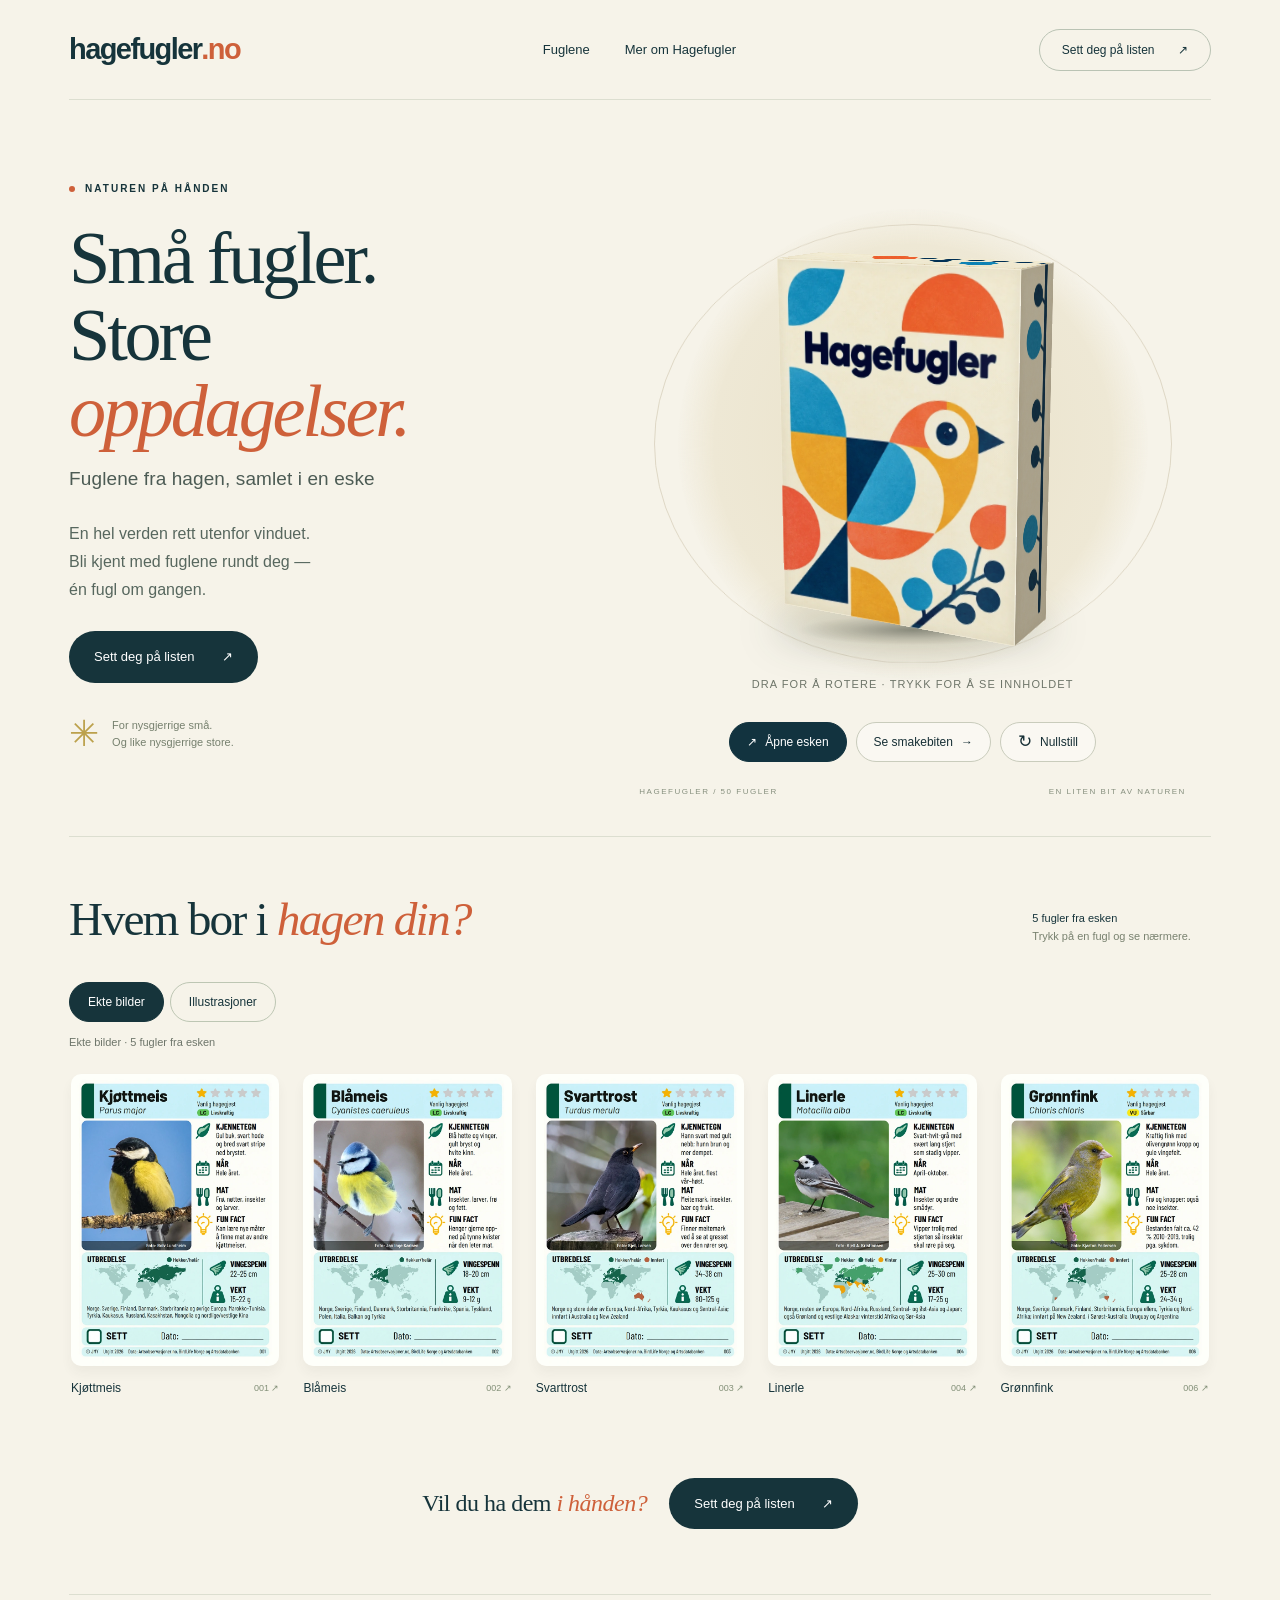
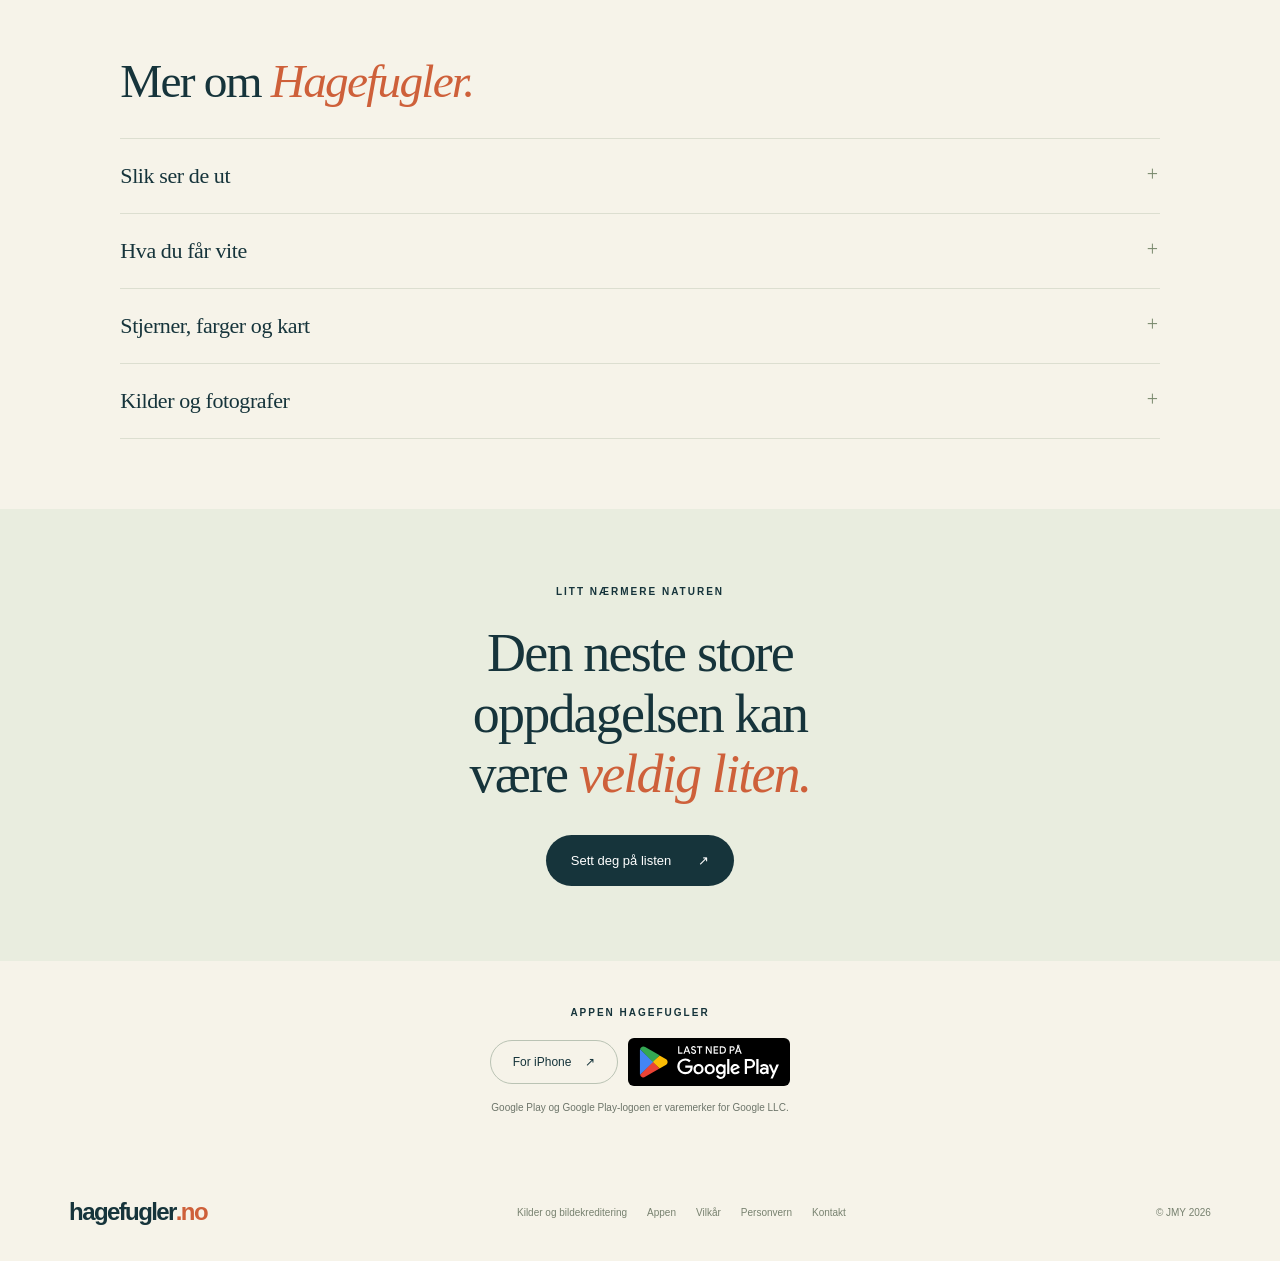
<file: index.html>
<!doctype html><html lang="nb"><head><meta charset="utf-8"><meta name="viewport" content="width=device-width,initial-scale=1"><meta name="theme-color" content="#f6f3e9"><meta name="description" content="Hagefugler er en eske med fuglene du kan se i og fra hagen. Sett deg på listen. Ingen betaling nå."><title>hagefugler.no — Naturen på hånden</title><link rel="stylesheet" href="style.css?v=18"><script type="module" src="app.js?v=17"></script></head><body>
<header class="header"><a class="wordmark" href="#" aria-label="Hagefugler hjem">hagefugler<span class="brand-dot">.no</span></a><nav aria-label="Hovedmeny"><a href="#fuglene">Fuglene</a><a href="#mer">Mer om Hagefugler</a></nav><button class="header-order" data-order>Sett deg på listen <span>↗</span></button></header>
<main><section class="hero"><div class="hero-copy"><p class="eyebrow"><span></span> NATUREN PÅ HÅNDEN</p><h1>Små fugler.<br>Store <em>oppdagelser.</em></h1><p class="hero-sub">Fuglene fra hagen, samlet i en eske</p><p class="intro">En hel verden rett utenfor vinduet. <br>Bli kjent med fuglene rundt deg — <br>én fugl om gangen.</p><div class="hero-actions"><button class="button dark" data-order>Sett deg på listen <span>↗</span></button></div><div class="hero-progress" id="hero-progress" hidden></div><div class="hero-note"><span class="sun" aria-hidden="true">✳</span><p>For nysgjerrige små.<br>Og like nysgjerrige store.</p></div></div><div class="product"><hagefugler-box no-picker realisme></hagefugler-box><div class="product-caption"><span>HAGEFUGLER / 50 FUGLER</span><span>EN LITEN BIT AV NATUREN</span></div></div></section>
<hr class="section-line">
<section class="collection" id="fuglene"><div class="section-head"><h2>Hvem bor i <em>hagen din?</em></h2><div class="collection-controls"><p>5 fugler fra esken<br><span>Trykk på en fugl og se nærmere.</span></p><button id="scroll-left" aria-label="Bla til venstre">←</button><button id="scroll-right" aria-label="Bla til høyre">→</button></div></div><div class="edition-picker" role="group" aria-label="Velg versjon"><button data-edition="photos" aria-pressed="true">Ekte bilder</button><button data-edition="illustrations" aria-pressed="false">Illustrasjoner</button></div><p class="edition-note" id="edition-note" aria-live="polite">Ekte bilder · 5 fugler fra esken</p><div class="card-rail" id="card-rail" aria-label="Smakebiter"></div><div class="rail-foot"><span>DRA ELLER BLA <span>↔</span></span></div><div class="collection-cta"><p>Vil du ha dem <em>i hånden?</em></p><button class="button dark" data-order>Sett deg på listen <span>↗</span></button></div></section>

<section class="more" id="mer"><div class="more-head"><h2>Mer om <em>Hagefugler.</em></h2></div><div class="more-list"><details id="bilder"><summary>Slik ser de ut</summary><div class="detail-content"><div class="photo-pair"><img class="photo-wide" src="assets/fysisk-bord-768.webp" srcset="assets/fysisk-bord-768.webp 768w, assets/fysisk-bord-1536.webp 1536w" sizes="(max-width:760px) 88vw, 700px" width="1536" height="750" loading="lazy" decoding="async" alt="Esken med fuglene vifta ut på et bord"><img class="photo-square" src="assets/fysisk-hand-640.webp" srcset="assets/fysisk-hand-640.webp 640w, assets/fysisk-hand-1152.webp 1152w" sizes="(max-width:760px) 88vw, 340px" width="1152" height="1152" loading="lazy" decoding="async" alt="En hånd som holder fem av fuglene"></div><figure class="photo-quote"><blockquote><p>«De var fine»</p></blockquote><figcaption>— Johanne, 5 år</figcaption></figure></div></details><details id="om"><summary>Hva du får vite</summary><div class="detail-content"><p>Hagefugler er fuglene du kan se i og fra hagen, og noen du møter i skogen eller ved vannet. Hver fugl har bilde, kjennetegn og en fun fact, og plass til å krysse av når du har sett den.</p><p>I esken ligger 50 fugler, noen forklaringer og bonusdyr fra hagen.</p><p>Velg mellom ekte fotografier og illustrasjoner. Begge versjonene lar deg bli kjent med de samme fuglene.</p><div class="story-list"><div><span>01</span><p><strong>Se etter kjennetegn</strong>Illustrasjoner eller fotografier og enkle beskrivelser hjelper deg å kjenne igjen fuglene.</p></div><div><span>02</span><p><strong>Oppdag noe du ikke visste</strong>Les om maten, vingespennet og de små tingene som gjør hver fugl spesiell.</p></div><div><span>03</span><p><strong>Ta vare på øyeblikket</strong>Kryss av for fuglene du har sett, og skriv ned datoen.</p></div></div></div></details><details id="slik-leser-du"><summary>Stjerner, farger og kart</summary><div class="detail-content"><p>Stjerner, farger og kart hjelper deg å bli kjent med hver fugl.</p><div class="guide-columns"><div class="star-guide"><p class="eyebrow">STJERNENE</p><h3>Hvor lett er fuglen<br>å se i hagen?</h3><ul class="star-list"><li><span class="stars" aria-label="1 av 5 stjerner"><span aria-hidden="true">★</span><span class="empty-stars" aria-hidden="true">★★★★</span></span><span>Vanlig hagegjest</span></li><li><span class="stars" aria-label="2 av 5 stjerner"><span aria-hidden="true">★★</span><span class="empty-stars" aria-hidden="true">★★★</span></span><span>Regelmessig hagegjest</span></li><li><span class="stars" aria-label="3 av 5 stjerner"><span aria-hidden="true">★★★</span><span class="empty-stars" aria-hidden="true">★★</span></span><span>Uvanlig hagegjest</span></li><li><span class="stars" aria-label="4 av 5 stjerner"><span aria-hidden="true">★★★★</span><span class="empty-stars" aria-hidden="true">★</span></span><span>Sjelden hagegjest</span></li><li><span class="stars" aria-label="5 av 5 stjerner"><span aria-hidden="true">★★★★★</span><span class="empty-stars" aria-hidden="true"></span></span><span>Svært sjelden hagegjest</span></li></ul><p class="guide-note">Stjernene gjelder hager i boligstrøk. Grunnlaget er Hagefugltellingen 2024–2026 fra fôringsplasser i hele landet og funn i Artsobservasjoner.</p><p class="guide-note star-distinction">Stjernene beskriver hvor vanlig fuglen er å se i hagen. Rødlistemerket beskriver risikoen for at arten dør ut i Norge.</p></div><div class="guide-details"><details open><summary>Rødlista <span>Artens status i Norge</span></summary><div class="detail-content"><p>Merket under stjernene viser kategorien i Norsk rødliste for arter 2021 fra Artsdatabanken, som denne utgaven bruker.</p><div class="status-grid"><div><span class="status-chip status-lc">LC</span><span>Livskraftig</span></div><div><span class="status-chip status-nt">NT</span><span>Nær truet</span></div><div><span class="status-chip status-vu">VU</span><span>Sårbar</span></div><div><span class="status-chip status-en">EN</span><span>Sterkt truet</span></div><div><span class="status-chip status-cr">CR</span><span>Kritisk truet</span></div><div><span class="status-chip status-re">RE</span><span>Regionalt utdødd</span></div><div><span class="status-chip status-dd">DD</span><span>Datamangel</span></div><div><span class="status-chip status-na">NA</span><span>Ikke egnet</span></div><div><span class="status-chip status-ne">NE</span><span>Ikke vurdert</span></div></div></div></details><details><summary>Fargen ved navnet <span>Hvilken fuglegruppe?</span></summary><div class="detail-content"><p>Fargestolpen til venstre for navnet viser hvilken orden fuglen tilhører hos Artsdatabanken.</p><ul class="group-legend"><li><span class="group-stripe" style="background:#00573d" aria-hidden="true"></span>Spurvefugler</li><li><span class="group-stripe" style="background:#804a20" aria-hidden="true"></span>Haukefugler</li><li><span class="group-stripe" style="background:#3398b6" aria-hidden="true"></span>Vade-, måke- og alkefugler</li><li><span class="group-stripe" style="background:#808aaa" aria-hidden="true"></span>Duefugler</li><li><span class="group-stripe" style="background:#bb6227" aria-hidden="true"></span>Falkefugler</li><li><span class="group-stripe" style="background:#819c2b" aria-hidden="true"></span>Tranefugler</li><li><span class="group-stripe" style="background:#c21b5b" aria-hidden="true"></span>Gjøkfugler</li><li><span class="group-stripe" style="background:#dfa821" aria-hidden="true"></span>Horn- og hærfugler</li><li><span class="group-stripe" style="background:#b8291c" aria-hidden="true"></span>Spettefugler</li><li><span class="group-stripe" style="background:#674697" aria-hidden="true"></span>Ugler</li><li><span class="group-stripe" style="background:#746c23" aria-hidden="true"></span>Hønsefugler</li><li><span class="group-stripe" style="background:#1c79bb" aria-hidden="true"></span>Andefugler</li><li><span class="group-stripe" style="background:#333438" aria-hidden="true"></span>Nattravn- og seilerfugler</li><li><span class="group-stripe" style="background:#183b62" aria-hidden="true"></span>Lomfugler</li><li><span class="group-stripe" style="background:#0a9da6" aria-hidden="true"></span>Råkefugler</li><li><span class="group-stripe" style="background:#97adb5" aria-hidden="true"></span>Pelikan- og hegrefugler</li></ul></div></details><details><summary>Kartet <span>Hvor i verden lever fuglen?</span></summary><div class="detail-content"><p>Kartet viser en grov utbredelse. Teksten under kartet nevner land og områder.</p><ul class="map-legend"><li><i style="background:#18664f"></i>Hekker eller er der hele året</li><li><i style="background:#48a274"></i>Hekker (bare sommer)</li><li><i style="background:#eaa51c"></i>Er der om vinteren</li><li><i style="background:#ba6840"></i>Innført av mennesker</li></ul></div></details><details><summary>«Sett» <span>Din egen oppdagelsesliste</span></summary><div class="detail-content"><p>Kryss av og skriv datoen når du har sett fuglen selv. Bruk dem som en liten samling av egne naturopplevelser. Hvor mange finner du?</p></div></details></div></div></div></details><details id="kilder"><summary>Kilder og fotografer</summary><div class="detail-content"><h3 class="more-sub">Kilder til opplysningene</h3><p>Utgaven oppgir Hagefugltellingen (BirdLife Norge/Fuglevennen), Artsobservasjoner.no og Artsdatabanken som grunnlag. Fakta, vingespenn og vekt er kontrollert mot Store norske leksikon, BTO, RSPB og andre fagkilder, ifølge informasjonen i esken.</p><div class="source-links"><a href="https://www.birdlife.no/" target="_blank" rel="noopener noreferrer">BirdLife Norge ↗</a><a href="https://www.artsobservasjoner.no/" target="_blank" rel="noopener noreferrer">Artsobservasjoner ↗</a><a href="https://www.artsdatabanken.no/" target="_blank" rel="noopener noreferrer">Artsdatabanken ↗</a></div><h3 class="more-sub">Fotografene i fotoversjonen</h3><p>Fotografiene er hentet fra artssidene hos Artsdatabanken og Artsobservasjoner. De er beskåret og skalert til formatet.</p><table class="photo-credits"><caption>Fotokreditering for de fem fuglene med ekte bilder</caption><thead><tr><th scope="col">Nr.</th><th scope="col">Fotograf</th></tr></thead><tbody><tr><td>001 · Kjøttmeis</td><td>Rolv Lundheim</td></tr><tr><td>002 · Blåmeis</td><td>Jan Inge Karlsen</td></tr><tr><td>003 · Svarttrost</td><td>Kjell Larsen</td></tr><tr><td>004 · Linerle</td><td>Kjell A. Kristiansen</td></tr><tr><td>006 · Grønnfink</td><td>Kjartan Pedersen</td></tr></tbody></table><p>De fem fotografiene er oppført med <a href="https://creativecommons.org/licenses/by/4.0/" target="_blank" rel="noopener noreferrer">CC BY 4.0</a> i bildekrediteringen.</p><a class="text-link" href="assets/bildekreditering.webp" target="_blank" rel="noopener noreferrer">Se full bildekreditering og lisenser ↗</a></div></details></div></section>
<section class="order-section"><p class="eyebrow">LITT NÆRMERE NATUREN</p><h2>Den neste store<br>oppdagelsen kan<br>være <em>veldig liten.</em></h2><button class="button dark" data-order>Sett deg på listen <span>↗</span></button></section><section class="app-buttons" aria-labelledby="app-buttons-title"><p class="eyebrow" id="app-buttons-title">APPEN HAGEFUGLER</p><div class="app-buttons-row"><a class="app-btn" id="app-link" href="/app/" aria-label="Hagefugler for iPhone">For iPhone <span aria-hidden="true">↗</span></a><a class="play-badge" href="https://play.google.com/store/apps/details?id=no.fuglekort.hagefugler"><img src="assets/google-play-nb-NO.svg" alt="Last ned på Google Play" width="162" height="48"></a></div><p class="varemerke">Google Play og Google Play-logoen er varemerker for Google LLC.</p></section></main>
<footer><a class="wordmark" href="#">hagefugler<span class="brand-dot">.no</span></a><span class="footer-links"><a class="footer-sources" href="#kilder">Kilder og bildekreditering</a><a class="footer-sources" href="/app/">Appen</a><a class="footer-sources" href="/vilkar/">Vilkår</a><a class="footer-sources" href="/personvern/">Personvern</a><a class="footer-sources" href="mailto:post.fuglekort@gmail.com">Kontakt</a></span><small>© JMY 2026</small></footer>
<dialog id="viewer" class="viewer" aria-label="Se nærmere"><button class="close" data-close aria-label="Lukk">✕</button><div class="viewer-editions"><div class="edition-picker" role="group" aria-label="Velg versjon"><button data-edition="photos" aria-pressed="true">Ekte bilder</button><button data-edition="illustrations" aria-pressed="false">Illustrasjoner</button></div></div><div class="viewer-layout"><button class="round prev" aria-label="Forrige fugl">←</button><div class="viewer-card"><img id="large-card" alt=""><p id="card-counter" aria-live="polite"></p></div><button class="round next" aria-label="Neste fugl">→</button></div><p class="viewer-tip">En smakebit: de fem første fuglene. Bruk pilene for å bla.</p></dialog>
<dialog id="app-guide" class="order-dialog app-guide" aria-labelledby="app-guide-title" data-os="ios"><button class="close" data-close aria-label="Lukk">✕</button><p class="eyebrow">APPEN HAGEFUGLER</p><h2 id="app-guide-title">Hagefugler på<br><em>hjemskjermen.</em></h2><p class="guide-intro">Slik får du appen som et eget ikon på iPhone.</p><ol class="guide-steps" data-for="ios"><li><span class="step-n">1</span><p>Trykk <b>Åpne appen</b> nederst. Appen åpnes i Safari.</p></li><li><span class="step-n">2</span><p>Trykk <span class="ui-icon" role="img" aria-label="tre prikker"><svg viewBox="0 0 24 24" fill="currentColor"><circle cx="5" cy="12" r="1.9"/><circle cx="12" cy="12" r="1.9"/><circle cx="19" cy="12" r="1.9"/></svg></span> ved adressefeltet, og så <span class="ui-icon" role="img" aria-label="Del"><svg viewBox="0 0 24 24" fill="none" stroke="currentColor" stroke-width="1.8" stroke-linecap="round" stroke-linejoin="round"><path d="M12 14.5V3.5M8 7.5l4-4 4 4"/><path d="M8 10.5H6.5v10h11v-10H16"/></svg></span> <b>Del</b>. Ser du <span class="ui-icon" role="img" aria-label="Del"><svg viewBox="0 0 24 24" fill="none" stroke="currentColor" stroke-width="1.8" stroke-linecap="round" stroke-linejoin="round"><path d="M12 14.5V3.5M8 7.5l4-4 4 4"/><path d="M8 10.5H6.5v10h11v-10H16"/></svg></span> nederst på skjermen, trykker du rett på den.</p></li><li><span class="step-n">3</span><p>Bla ned og trykk <span class="ui-icon" role="img" aria-label="pluss"><svg viewBox="0 0 24 24" fill="none" stroke="currentColor" stroke-width="1.8" stroke-linecap="round"><rect x="4" y="4" width="16" height="16" rx="4.5"/><path d="M12 8.5v7M8.5 12h7"/></svg></span> <b>Legg til på Hjem-skjerm</b>, og så <b>Legg til</b>.</p></li></ol><a class="button dark wide" href="/app/">Åpne appen <span>↗</span></a></dialog><dialog id="order" class="order-dialog" aria-labelledby="order-title"><button class="close" data-close aria-label="Lukk bestilling">✕</button><p class="eyebrow">DIN ESKE</p><h2 id="order-title">En liten verden.<br><em>Til å holde i hånden.</em></h2>
<div id="order-start"><div class="order-product"><img src="assets/box-front.webp" alt="Hagefugler-esken"><div><h3>Hagefugler</h3><p>50 fugler og noen bonusdyr i illustrert eske.</p><p class="price"><strong>199 kr</strong> per kortstokk + frakt</p></div></div>
<div class="versions" role="group" aria-label="Antall kortstokker av hver versjon"><p class="field-label">Velg antall av hver versjon</p><div class="version-row" data-version="photos"><div class="version-head"><strong>Ekte bilder</strong><div class="quantity"><button type="button" data-step="-1" aria-label="Én kortstokk færre med ekte bilder">−</button><output aria-live="polite">0</output><button type="button" data-step="1" aria-label="Én kortstokk til med ekte bilder">+</button></div></div><div class="version-preview" data-preview="photos"></div><div class="version-progress" hidden><div class="progress-bar" role="progressbar" aria-label="Bestilt med ekte bilder" aria-valuemin="0" aria-valuemax="100" aria-valuenow="0"><span></span></div><small></small></div></div><div class="version-row" data-version="illustrations"><div class="version-head"><strong>Illustrasjoner</strong><div class="quantity"><button type="button" data-step="-1" aria-label="Én kortstokk færre med illustrasjoner">−</button><output aria-live="polite">0</output><button type="button" data-step="1" aria-label="Én kortstokk til med illustrasjoner">+</button></div></div><div class="version-preview" data-preview="illustrations"></div><div class="version-progress" hidden><div class="progress-bar" role="progressbar" aria-label="Bestilt med illustrasjoner" aria-valuemin="0" aria-valuemax="100" aria-valuenow="0"><span></span></div><small></small></div></div></div>
<div class="order-status"><span class="status-dot"></span><div><strong>Sett deg på listen. Ingen betaling nå.</strong><p>Hver versjon har sitt eget mål. Når en versjon har 100 bestilte kortstokker, vurderer vi å trykke den. Blir det trykk, får du en betalingsforespørsel i Vipps for det som trykkes. Du er ikke bundet før du har betalt. 100 bestillinger er ingen garanti for at det blir trykk.</p></div></div>
<form id="order-form" class="order-form" novalidate onsubmit="return false">
<label class="field"><span class="field-label">Navn</span><input name="navn" autocomplete="name" maxlength="100" required></label>
<label class="field"><span class="field-label">E-post</span><input name="epost" type="email" autocomplete="email" maxlength="254" required></label>
<label class="field"><span class="field-label">Mobilnummer</span><input name="mobil" type="tel" inputmode="tel" autocomplete="tel-national" placeholder="8 siffer" maxlength="16" required><span class="field-note">Til betalingsforespørselen i Vipps.</span></label>
<fieldset class="delivery"><legend class="field-label">Levering</legend><div class="delivery-options"><label><input type="radio" name="levering" value="post" checked><span>Send i posten · 69 kr</span></label><label><input type="radio" name="levering" value="hent"><span>Hent selv i Oslo · gratis</span></label></div><p class="field-note">Frakten er 69 kr per bestilling, uansett antall. Adressen trenger vi først når det blir trykk. Henting avtaler vi på e-post.</p></fieldset>
<div class="hp" aria-hidden="true"><label>La dette feltet stå tomt<input name="nettside" tabindex="-1" autocomplete="off"></label></div>
<div class="order-total" aria-live="polite"><div><p class="field-label">Totalt</p><span id="total-detail">1 kortstokk 199 kr + frakt 69 kr</span></div><strong id="total-sum">268 kr</strong></div>
<label class="consent"><input type="checkbox" name="samtykke" required><span>Jeg godtar <a href="/vilkar/" target="_blank">vilkårene</a> og <a href="/personvern/#bestillingslisten" target="_blank">personvernerklæringen</a>, og at jeg får en betalingsforespørsel i Vipps på mobilnummeret hvis det blir trykk.</span></label>
<p class="form-error" id="form-error" role="alert" hidden></p>
<button class="button dark wide" type="submit" id="order-submit">Sett meg på listen <span>→</span></button>
</form><p class="demo-note">Vil du melde deg av, skriv til <a href="mailto:post.fuglekort@gmail.com">post.fuglekort@gmail.com</a>.</p></div>
<div class="order-done" id="order-done" tabindex="-1" hidden><span class="done-mark" aria-hidden="true">✓</span><h3>Du står på listen</h3><p id="done-summary"></p><div class="done-progress" id="done-progress" aria-live="polite" hidden></div><p>Du får en bekreftelse på e-post nå. Vi gir også beskjed når vi vet om det blir trykk. Du betaler ingenting før du får en forespørsel i Vipps.</p><button class="button dark wide" type="button" id="back-explore">Utforsk fuglene <span>→</span></button><button class="text-button" type="button" id="order-again">Meld på én til</button></div></dialog>
</body></html>
</file>
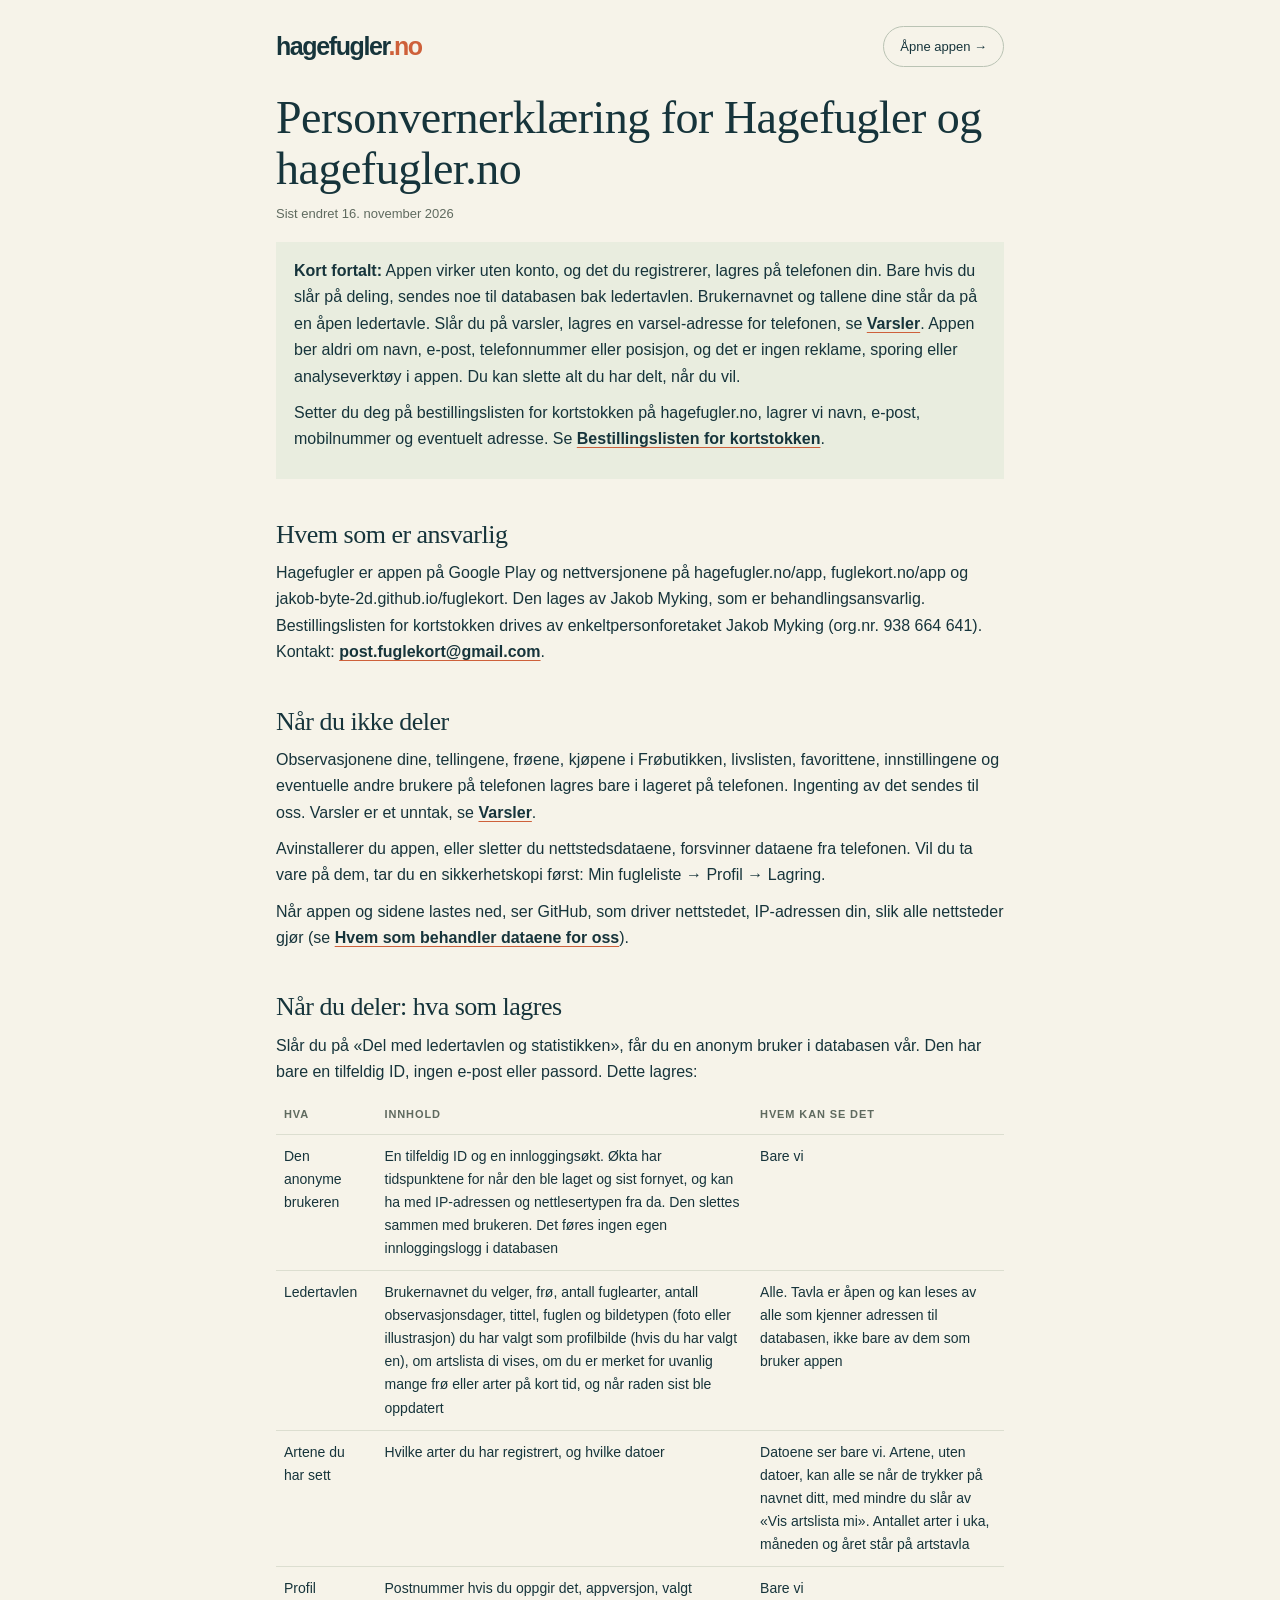
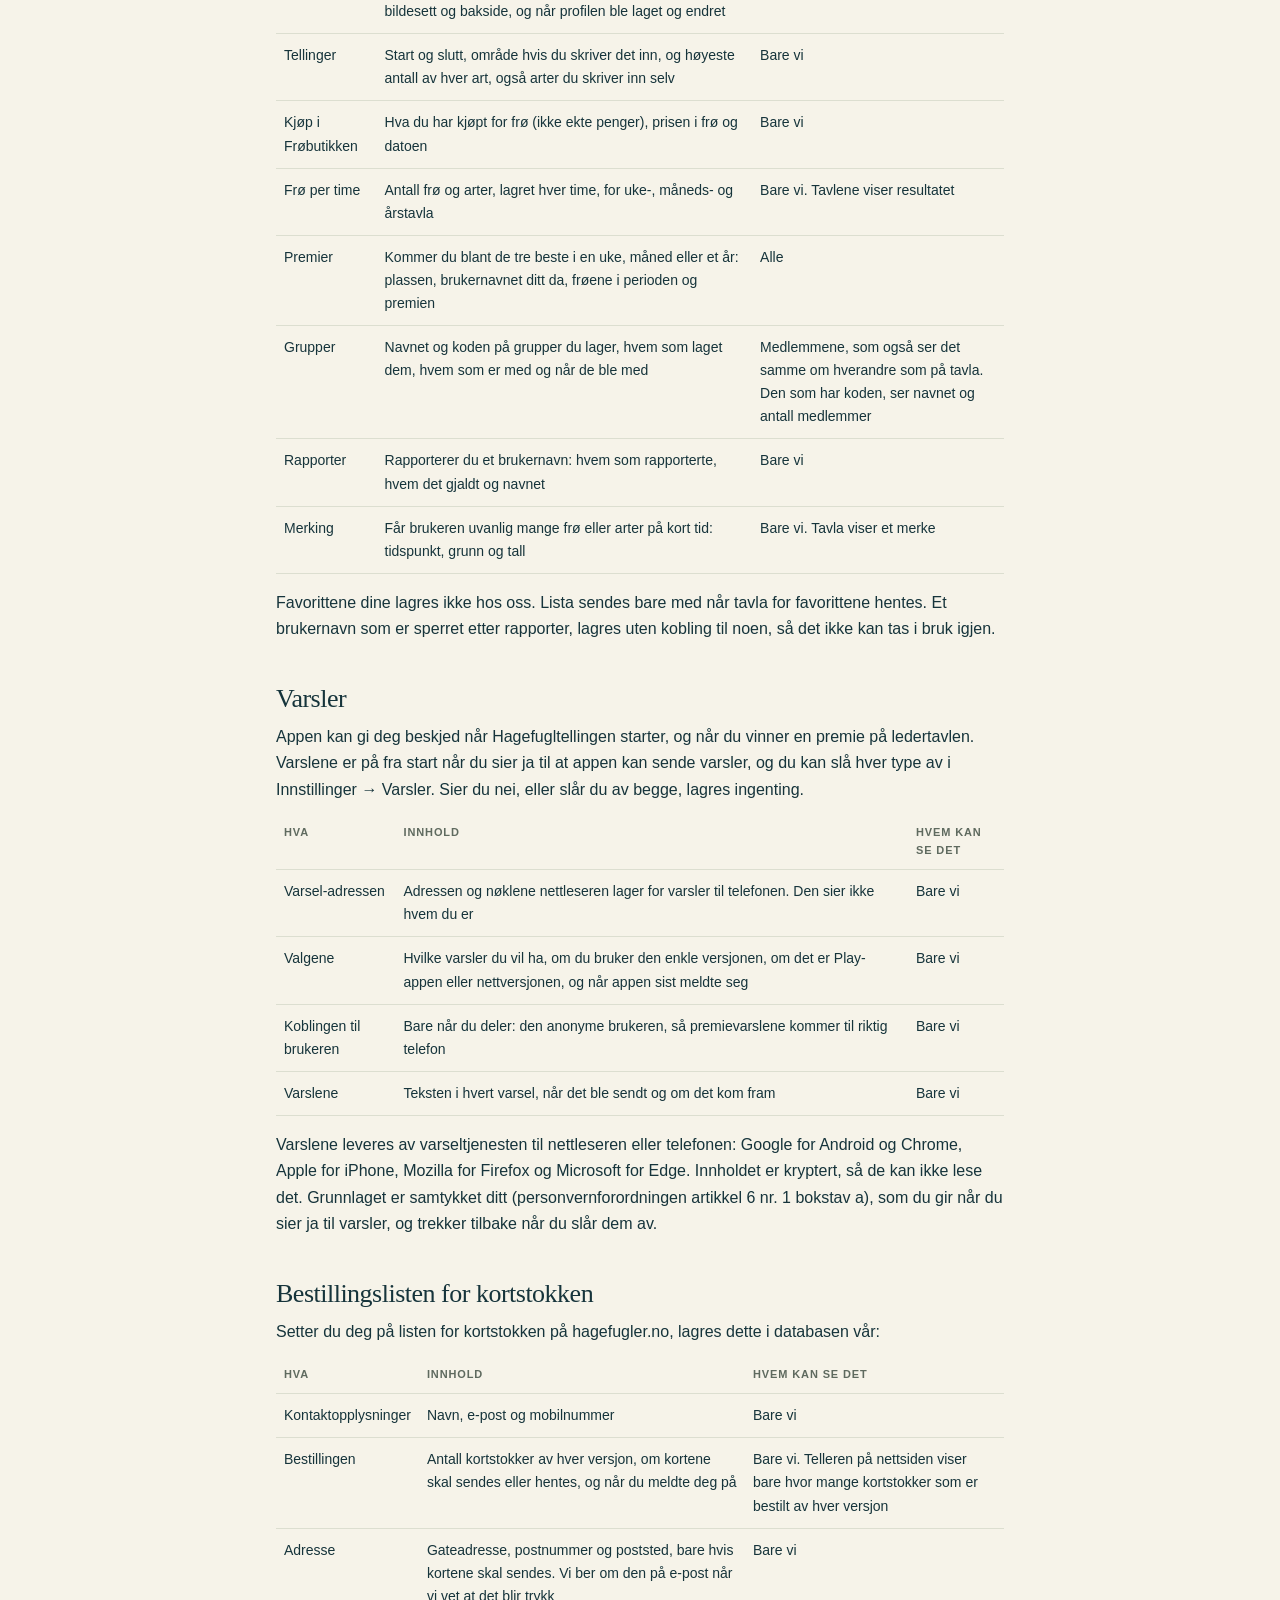
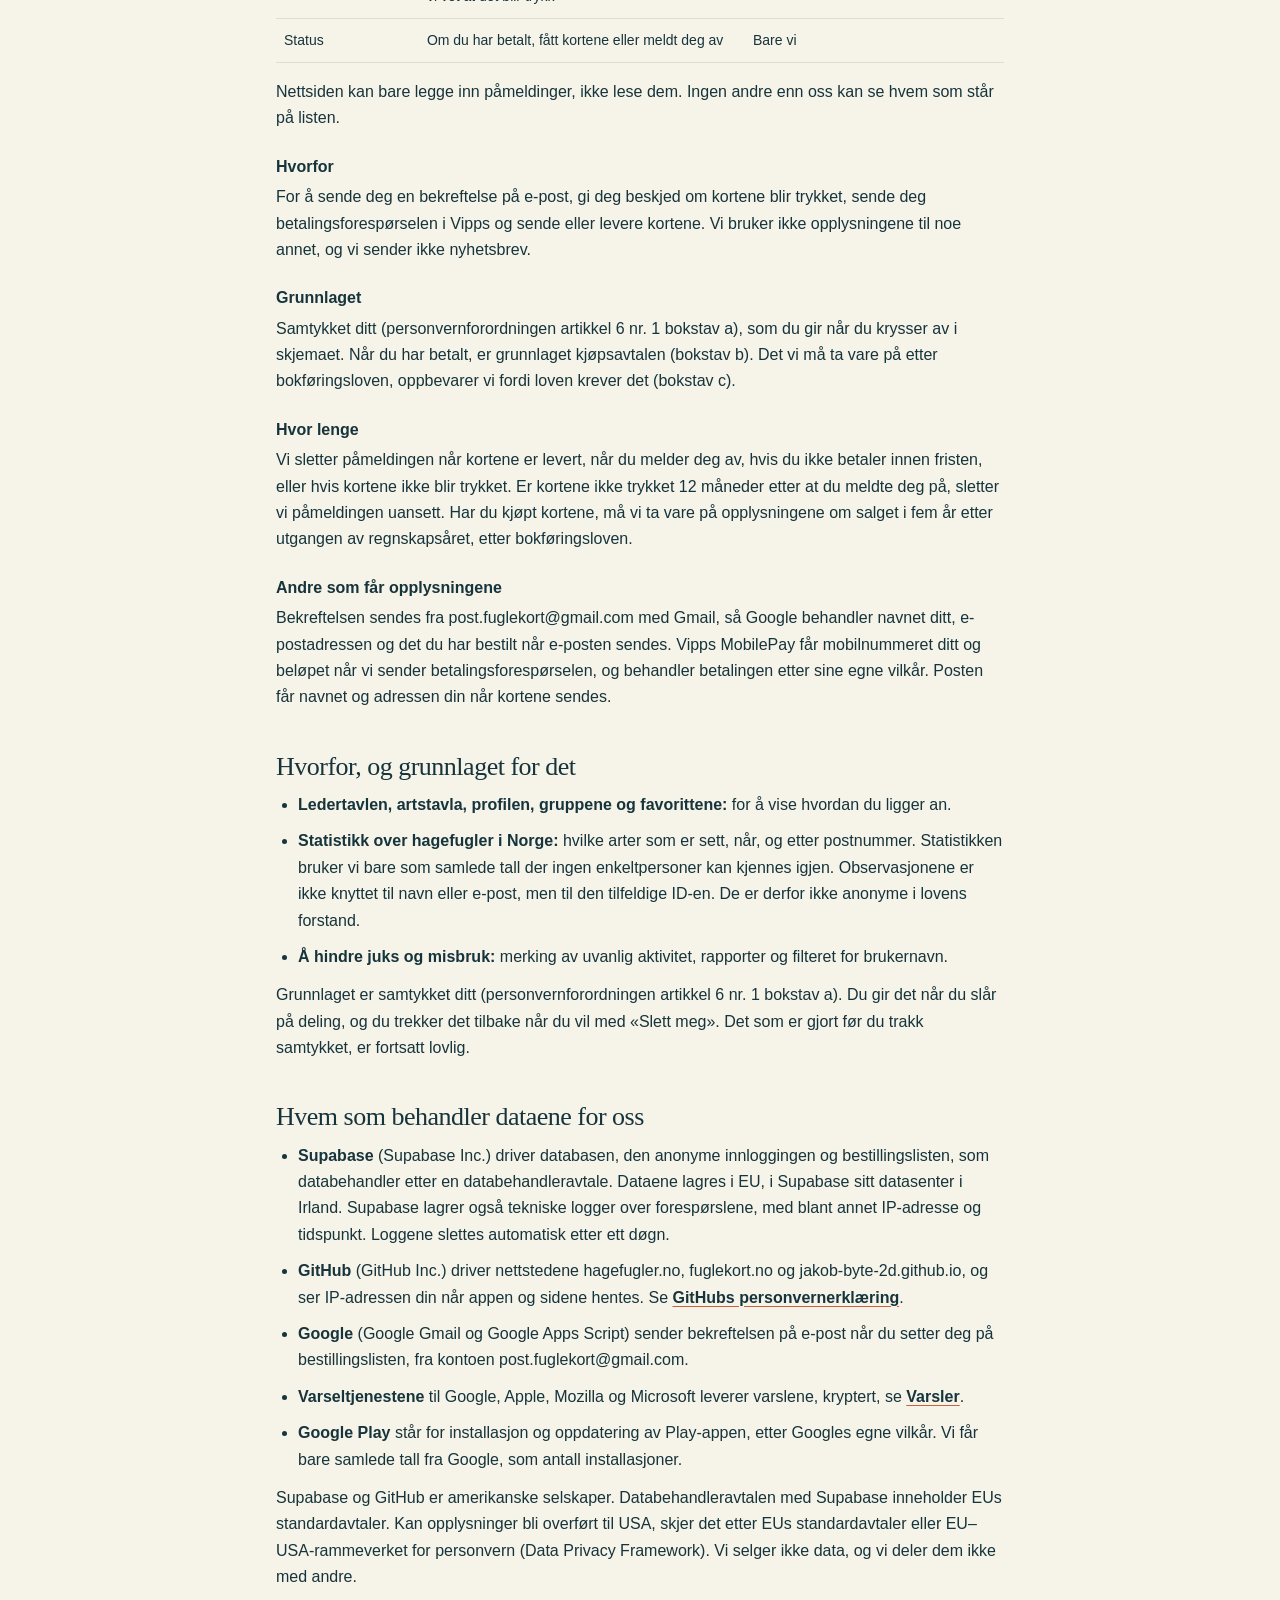
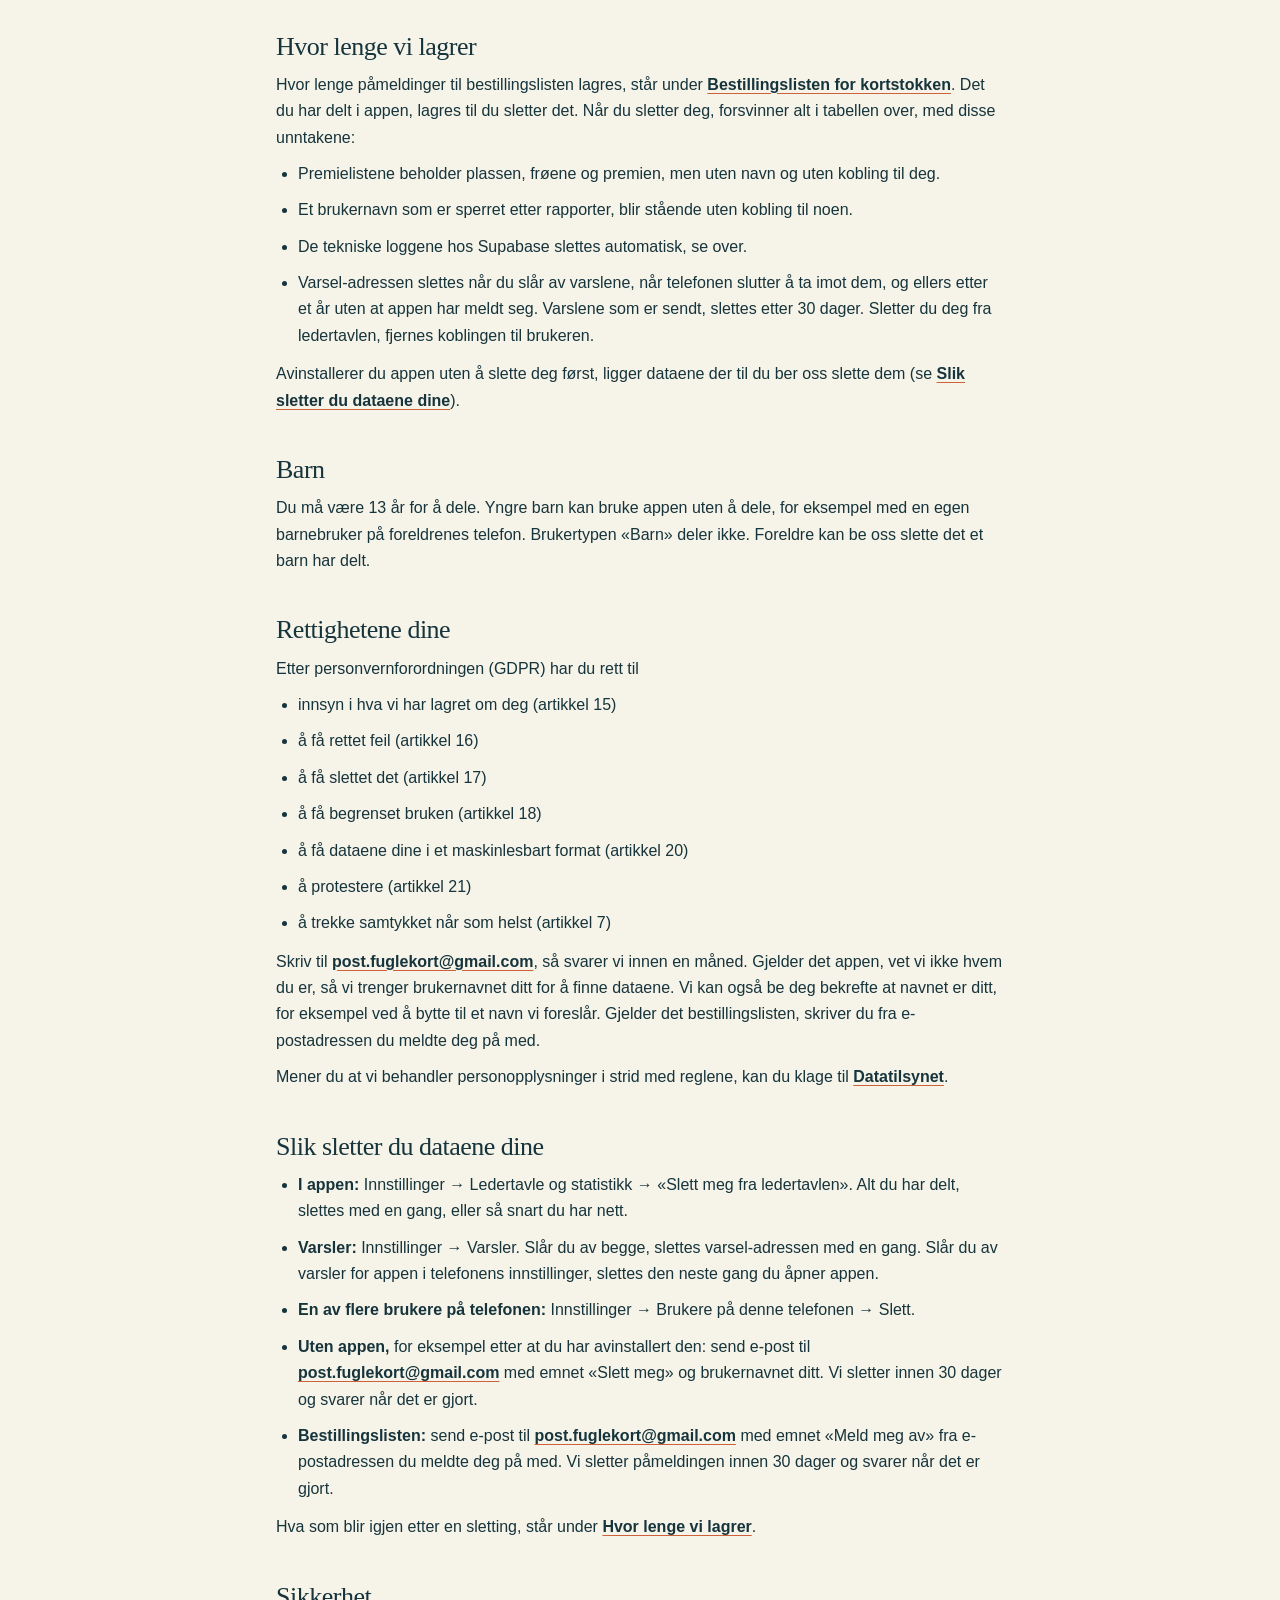
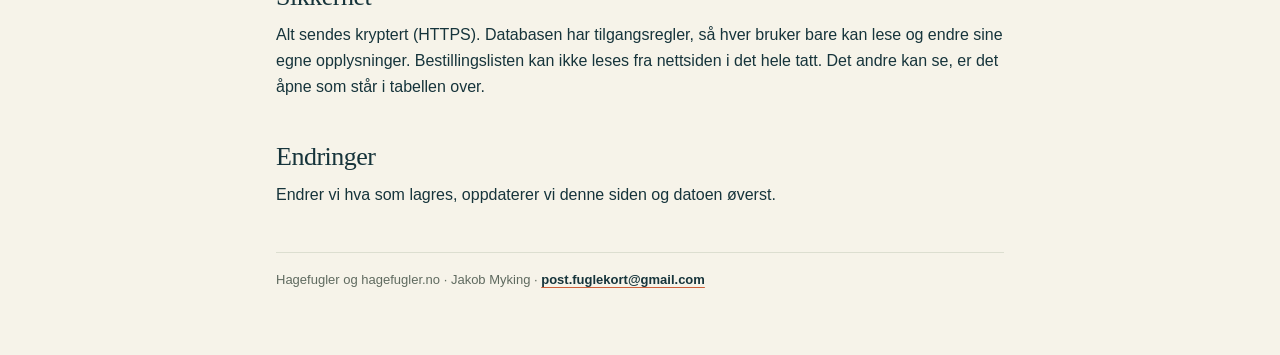
<file: personvern/index.html>
<!doctype html>
<html lang="nb">
<head>
<meta charset="utf-8">
<meta name="viewport" content="width=device-width,initial-scale=1">
<title>Personvernerklæring – Hagefugler og hagefugler.no</title>
<meta name="description" content="Hva appen Hagefugler og bestillingslisten på hagefugler.no lagrer, hvem som kan se det, og hvordan du sletter det.">
<meta name="theme-color" content="#f6f3e9">
<link rel="icon" href="/app/icons/icon-192.png">
<link rel="stylesheet" href="/side.css">
</head>
<body>
<header class="topp"><a class="wordmark" href="/" aria-label="hagefugler.no, forsiden">hagefugler<span class="brand-dot">.no</span></a><a class="til-appen" href="/app/">Åpne appen →</a></header>
<main>
  <h1>Personvernerklæring for Hagefugler og hagefugler.no</h1>
  <p class="liten">Sist endret 16. november 2026</p>

  <div class="kort">
    <p><b>Kort fortalt:</b> Appen virker uten konto, og det du registrerer, lagres på telefonen din. Bare hvis du slår på deling, sendes noe til databasen bak ledertavlen. Brukernavnet og tallene dine står da på en åpen ledertavle. Slår du på varsler, lagres en varsel-adresse for telefonen, se <a href="#varsler">Varsler</a>. Appen ber aldri om navn, e-post, telefonnummer eller posisjon, og det er ingen reklame, sporing eller analyseverktøy i appen. Du kan slette alt du har delt, når du vil.</p>
    <p>Setter du deg på bestillingslisten for kortstokken på hagefugler.no, lagrer vi navn, e-post, mobilnummer og eventuelt adresse. Se <a href="#bestillingslisten">Bestillingslisten for kortstokken</a>.</p>
  </div>

  <h2 id="ansvarlig">Hvem som er ansvarlig</h2>
  <p>Hagefugler er appen på Google Play og nettversjonene på hagefugler.no/app, fuglekort.no/app og jakob-byte-2d.github.io/fuglekort. Den lages av Jakob Myking, som er behandlingsansvarlig. Bestillingslisten for kortstokken drives av enkeltpersonforetaket Jakob Myking (org.nr. 938 664 641). Kontakt: <a href="mailto:post.fuglekort@gmail.com">post.fuglekort@gmail.com</a>.</p>

  <h2 id="uten-deling">Når du ikke deler</h2>
  <p>Observasjonene dine, tellingene, frøene, kjøpene i Frøbutikken, livslisten, favorittene, innstillingene og eventuelle andre brukere på telefonen lagres bare i lageret på telefonen. Ingenting av det sendes til oss. Varsler er et unntak, se <a href="#varsler">Varsler</a>.</p>
  <p>Avinstallerer du appen, eller sletter du nettstedsdataene, forsvinner dataene fra telefonen. Vil du ta vare på dem, tar du en sikkerhetskopi først: Min fugleliste → Profil → Lagring.</p>
  <p>Når appen og sidene lastes ned, ser GitHub, som driver nettstedet, IP-adressen din, slik alle nettsteder gjør (se <a href="#databehandlere">Hvem som behandler dataene for oss</a>).</p>

  <h2 id="med-deling">Når du deler: hva som lagres</h2>
  <p>Slår du på «Del med ledertavlen og statistikken», får du en anonym bruker i databasen vår. Den har bare en tilfeldig ID, ingen e-post eller passord. Dette lagres:</p>
  <table class="tabell">
    <thead><tr><th>Hva</th><th>Innhold</th><th>Hvem kan se det</th></tr></thead>
    <tbody>
      <tr><td>Den anonyme brukeren</td><td data-t="Innhold">En tilfeldig ID og en innloggingsøkt. Økta har tidspunktene for når den ble laget og sist fornyet, og kan ha med IP-adressen og nettlesertypen fra da. Den slettes sammen med brukeren. Det føres ingen egen innloggingslogg i databasen</td><td data-t="Hvem kan se det">Bare vi</td></tr>
      <tr><td>Ledertavlen</td><td data-t="Innhold">Brukernavnet du velger, frø, antall fuglearter, antall observasjonsdager, tittel, fuglen og bildetypen (foto eller illustrasjon) du har valgt som profilbilde (hvis du har valgt en), om artslista di vises, om du er merket for uvanlig mange frø eller arter på kort tid, og når raden sist ble oppdatert</td><td data-t="Hvem kan se det">Alle. Tavla er åpen og kan leses av alle som kjenner adressen til databasen, ikke bare av dem som bruker appen</td></tr>
      <tr><td>Artene du har sett</td><td data-t="Innhold">Hvilke arter du har registrert, og hvilke datoer</td><td data-t="Hvem kan se det">Datoene ser bare vi. Artene, uten datoer, kan alle se når de trykker på navnet ditt, med mindre du slår av «Vis artslista mi». Antallet arter i uka, måneden og året står på artstavla</td></tr>
      <tr><td>Profil</td><td data-t="Innhold">Postnummer hvis du oppgir det, appversjon, valgt bildesett og bakside, og når profilen ble laget og endret</td><td data-t="Hvem kan se det">Bare vi</td></tr>
      <tr><td>Tellinger</td><td data-t="Innhold">Start og slutt, område hvis du skriver det inn, og høyeste antall av hver art, også arter du skriver inn selv</td><td data-t="Hvem kan se det">Bare vi</td></tr>
      <tr><td>Kjøp i Frøbutikken</td><td data-t="Innhold">Hva du har kjøpt for frø (ikke ekte penger), prisen i frø og datoen</td><td data-t="Hvem kan se det">Bare vi</td></tr>
      <tr><td>Frø per time</td><td data-t="Innhold">Antall frø og arter, lagret hver time, for uke-, måneds- og årstavla</td><td data-t="Hvem kan se det">Bare vi. Tavlene viser resultatet</td></tr>
      <tr><td>Premier</td><td data-t="Innhold">Kommer du blant de tre beste i en uke, måned eller et år: plassen, brukernavnet ditt da, frøene i perioden og premien</td><td data-t="Hvem kan se det">Alle</td></tr>
      <tr><td>Grupper</td><td data-t="Innhold">Navnet og koden på grupper du lager, hvem som laget dem, hvem som er med og når de ble med</td><td data-t="Hvem kan se det">Medlemmene, som også ser det samme om hverandre som på tavla. Den som har koden, ser navnet og antall medlemmer</td></tr>
      <tr><td>Rapporter</td><td data-t="Innhold">Rapporterer du et brukernavn: hvem som rapporterte, hvem det gjaldt og navnet</td><td data-t="Hvem kan se det">Bare vi</td></tr>
      <tr><td>Merking</td><td data-t="Innhold">Får brukeren uvanlig mange frø eller arter på kort tid: tidspunkt, grunn og tall</td><td data-t="Hvem kan se det">Bare vi. Tavla viser et merke</td></tr>
    </tbody>
  </table>
  <p>Favorittene dine lagres ikke hos oss. Lista sendes bare med når tavla for favorittene hentes. Et brukernavn som er sperret etter rapporter, lagres uten kobling til noen, så det ikke kan tas i bruk igjen.</p>

  <h2 id="varsler">Varsler</h2>
  <p>Appen kan gi deg beskjed når Hagefugltellingen starter, og når du vinner en premie på ledertavlen. Varslene er på fra start når du sier ja til at appen kan sende varsler, og du kan slå hver type av i Innstillinger → Varsler. Sier du nei, eller slår du av begge, lagres ingenting.</p>
  <table class="tabell">
    <thead><tr><th>Hva</th><th>Innhold</th><th>Hvem kan se det</th></tr></thead>
    <tbody>
      <tr><td>Varsel-adressen</td><td data-t="Innhold">Adressen og nøklene nettleseren lager for varsler til telefonen. Den sier ikke hvem du er</td><td data-t="Hvem kan se det">Bare vi</td></tr>
      <tr><td>Valgene</td><td data-t="Innhold">Hvilke varsler du vil ha, om du bruker den enkle versjonen, om det er Play-appen eller nettversjonen, og når appen sist meldte seg</td><td data-t="Hvem kan se det">Bare vi</td></tr>
      <tr><td>Koblingen til brukeren</td><td data-t="Innhold">Bare når du deler: den anonyme brukeren, så premievarslene kommer til riktig telefon</td><td data-t="Hvem kan se det">Bare vi</td></tr>
      <tr><td>Varslene</td><td data-t="Innhold">Teksten i hvert varsel, når det ble sendt og om det kom fram</td><td data-t="Hvem kan se det">Bare vi</td></tr>
    </tbody>
  </table>
  <p>Varslene leveres av varseltjenesten til nettleseren eller telefonen: Google for Android og Chrome, Apple for iPhone, Mozilla for Firefox og Microsoft for Edge. Innholdet er kryptert, så de kan ikke lese det. Grunnlaget er samtykket ditt (personvernforordningen artikkel 6 nr. 1 bokstav a), som du gir når du sier ja til varsler, og trekker tilbake når du slår dem av.</p>

  <h2 id="bestillingslisten">Bestillingslisten for kortstokken</h2>
  <p>Setter du deg på listen for kortstokken på hagefugler.no, lagres dette i databasen vår:</p>
  <table class="tabell">
    <thead><tr><th>Hva</th><th>Innhold</th><th>Hvem kan se det</th></tr></thead>
    <tbody>
      <tr><td>Kontaktopplysninger</td><td data-t="Innhold">Navn, e-post og mobilnummer</td><td data-t="Hvem kan se det">Bare vi</td></tr>
      <tr><td>Bestillingen</td><td data-t="Innhold">Antall kortstokker av hver versjon, om kortene skal sendes eller hentes, og når du meldte deg på</td><td data-t="Hvem kan se det">Bare vi. Telleren på nettsiden viser bare hvor mange kortstokker som er bestilt av hver versjon</td></tr>
      <tr><td>Adresse</td><td data-t="Innhold">Gateadresse, postnummer og poststed, bare hvis kortene skal sendes. Vi ber om den på e-post når vi vet at det blir trykk</td><td data-t="Hvem kan se det">Bare vi</td></tr>
      <tr><td>Status</td><td data-t="Innhold">Om du har betalt, fått kortene eller meldt deg av</td><td data-t="Hvem kan se det">Bare vi</td></tr>
    </tbody>
  </table>
  <p>Nettsiden kan bare legge inn påmeldinger, ikke lese dem. Ingen andre enn oss kan se hvem som står på listen.</p>
  <h3>Hvorfor</h3>
  <p>For å sende deg en bekreftelse på e-post, gi deg beskjed om kortene blir trykket, sende deg betalingsforespørselen i Vipps og sende eller levere kortene. Vi bruker ikke opplysningene til noe annet, og vi sender ikke nyhetsbrev.</p>
  <h3>Grunnlaget</h3>
  <p>Samtykket ditt (personvernforordningen artikkel 6 nr. 1 bokstav a), som du gir når du krysser av i skjemaet. Når du har betalt, er grunnlaget kjøpsavtalen (bokstav b). Det vi må ta vare på etter bokføringsloven, oppbevarer vi fordi loven krever det (bokstav c).</p>
  <h3>Hvor lenge</h3>
  <p>Vi sletter påmeldingen når kortene er levert, når du melder deg av, hvis du ikke betaler innen fristen, eller hvis kortene ikke blir trykket. Er kortene ikke trykket 12 måneder etter at du meldte deg på, sletter vi påmeldingen uansett. Har du kjøpt kortene, må vi ta vare på opplysningene om salget i fem år etter utgangen av regnskapsåret, etter bokføringsloven.</p>
  <h3>Andre som får opplysningene</h3>
  <p>Bekreftelsen sendes fra post.fuglekort@gmail.com med Gmail, så Google behandler navnet ditt, e-postadressen og det du har bestilt når e-posten sendes. Vipps MobilePay får mobilnummeret ditt og beløpet når vi sender betalingsforespørselen, og behandler betalingen etter sine egne vilkår. Posten får navnet og adressen din når kortene sendes.</p>

  <h2 id="formal">Hvorfor, og grunnlaget for det</h2>
  <ul>
    <li><b>Ledertavlen, artstavla, profilen, gruppene og favorittene:</b> for å vise hvordan du ligger an.</li>
    <li><b>Statistikk over hagefugler i Norge:</b> hvilke arter som er sett, når, og etter postnummer. Statistikken bruker vi bare som samlede tall der ingen enkeltpersoner kan kjennes igjen. Observasjonene er ikke knyttet til navn eller e-post, men til den tilfeldige ID-en. De er derfor ikke anonyme i lovens forstand.</li>
    <li><b>Å hindre juks og misbruk:</b> merking av uvanlig aktivitet, rapporter og filteret for brukernavn.</li>
  </ul>
  <p>Grunnlaget er samtykket ditt (personvernforordningen artikkel 6 nr. 1 bokstav a). Du gir det når du slår på deling, og du trekker det tilbake når du vil med «Slett meg». Det som er gjort før du trakk samtykket, er fortsatt lovlig.</p>

  <h2 id="databehandlere">Hvem som behandler dataene for oss</h2>
  <ul>
    <li><b>Supabase</b> (Supabase Inc.) driver databasen, den anonyme innloggingen og bestillingslisten, som databehandler etter en databehandleravtale. Dataene lagres i EU, i Supabase sitt datasenter i Irland. Supabase lagrer også tekniske logger over forespørslene, med blant annet IP-adresse og tidspunkt. Loggene slettes automatisk etter ett døgn.</li>
    <li><b>GitHub</b> (GitHub Inc.) driver nettstedene hagefugler.no, fuglekort.no og jakob-byte-2d.github.io, og ser IP-adressen din når appen og sidene hentes. Se <a href="https://docs.github.com/site-policy/privacy-policies/github-general-privacy-statement">GitHubs personvernerklæring</a>.</li>
    <li><b>Google</b> (Google Gmail og Google Apps Script) sender bekreftelsen på e-post når du setter deg på bestillingslisten, fra kontoen post.fuglekort@gmail.com.</li>
    <li><b>Varseltjenestene</b> til Google, Apple, Mozilla og Microsoft leverer varslene, kryptert, se <a href="#varsler">Varsler</a>.</li>
    <li><b>Google Play</b> står for installasjon og oppdatering av Play-appen, etter Googles egne vilkår. Vi får bare samlede tall fra Google, som antall installasjoner.</li>
  </ul>
  <p>Supabase og GitHub er amerikanske selskaper. Databehandleravtalen med Supabase inneholder EUs standardavtaler. Kan opplysninger bli overført til USA, skjer det etter EUs standardavtaler eller EU–USA-rammeverket for personvern (Data Privacy Framework). Vi selger ikke data, og vi deler dem ikke med andre.</p>

  <h2 id="lagringstid">Hvor lenge vi lagrer</h2>
  <p>Hvor lenge påmeldinger til bestillingslisten lagres, står under <a href="#bestillingslisten">Bestillingslisten for kortstokken</a>. Det du har delt i appen, lagres til du sletter det. Når du sletter deg, forsvinner alt i tabellen over, med disse unntakene:</p>
  <ul>
    <li>Premielistene beholder plassen, frøene og premien, men uten navn og uten kobling til deg.</li>
    <li>Et brukernavn som er sperret etter rapporter, blir stående uten kobling til noen.</li>
    <li>De tekniske loggene hos Supabase slettes automatisk, se over.</li>
    <li>Varsel-adressen slettes når du slår av varslene, når telefonen slutter å ta imot dem, og ellers etter et år uten at appen har meldt seg. Varslene som er sendt, slettes etter 30 dager. Sletter du deg fra ledertavlen, fjernes koblingen til brukeren.</li>
  </ul>
  <p>Avinstallerer du appen uten å slette deg først, ligger dataene der til du ber oss slette dem (se <a href="#slett">Slik sletter du dataene dine</a>).</p>

  <h2 id="barn">Barn</h2>
  <p>Du må være 13 år for å dele. Yngre barn kan bruke appen uten å dele, for eksempel med en egen barnebruker på foreldrenes telefon. Brukertypen «Barn» deler ikke. Foreldre kan be oss slette det et barn har delt.</p>

  <h2 id="rettigheter">Rettighetene dine</h2>
  <p>Etter personvernforordningen (GDPR) har du rett til</p>
  <ul>
    <li>innsyn i hva vi har lagret om deg (artikkel 15)</li>
    <li>å få rettet feil (artikkel 16)</li>
    <li>å få slettet det (artikkel 17)</li>
    <li>å få begrenset bruken (artikkel 18)</li>
    <li>å få dataene dine i et maskinlesbart format (artikkel 20)</li>
    <li>å protestere (artikkel 21)</li>
    <li>å trekke samtykket når som helst (artikkel 7)</li>
  </ul>
  <p>Skriv til <a href="mailto:post.fuglekort@gmail.com">post.fuglekort@gmail.com</a>, så svarer vi innen en måned. Gjelder det appen, vet vi ikke hvem du er, så vi trenger brukernavnet ditt for å finne dataene. Vi kan også be deg bekrefte at navnet er ditt, for eksempel ved å bytte til et navn vi foreslår. Gjelder det bestillingslisten, skriver du fra e-postadressen du meldte deg på med.</p>
  <p>Mener du at vi behandler personopplysninger i strid med reglene, kan du klage til <a href="https://www.datatilsynet.no/">Datatilsynet</a>.</p>

  <h2 id="slett">Slik sletter du dataene dine</h2>
  <ul>
    <li><b>I appen:</b> Innstillinger → Ledertavle og statistikk → «Slett meg fra ledertavlen». Alt du har delt, slettes med en gang, eller så snart du har nett.</li>
    <li><b>Varsler:</b> Innstillinger → Varsler. Slår du av begge, slettes varsel-adressen med en gang. Slår du av varsler for appen i telefonens innstillinger, slettes den neste gang du åpner appen.</li>
    <li><b>En av flere brukere på telefonen:</b> Innstillinger → Brukere på denne telefonen → Slett.</li>
    <li><b>Uten appen,</b> for eksempel etter at du har avinstallert den: send e-post til <a href="mailto:post.fuglekort@gmail.com?subject=Slett%20meg">post.fuglekort@gmail.com</a> med emnet «Slett meg» og brukernavnet ditt. Vi sletter innen 30 dager og svarer når det er gjort.</li>
    <li><b>Bestillingslisten:</b> send e-post til <a href="mailto:post.fuglekort@gmail.com?subject=Meld%20meg%20av">post.fuglekort@gmail.com</a> med emnet «Meld meg av» fra e-postadressen du meldte deg på med. Vi sletter påmeldingen innen 30 dager og svarer når det er gjort.</li>
  </ul>
  <p>Hva som blir igjen etter en sletting, står under <a href="#lagringstid">Hvor lenge vi lagrer</a>.</p>

  <h2 id="sikkerhet">Sikkerhet</h2>
  <p>Alt sendes kryptert (HTTPS). Databasen har tilgangsregler, så hver bruker bare kan lese og endre sine egne opplysninger. Bestillingslisten kan ikke leses fra nettsiden i det hele tatt. Det andre kan se, er det åpne som står i tabellen over.</p>

  <h2 id="endringer">Endringer</h2>
  <p>Endrer vi hva som lagres, oppdaterer vi denne siden og datoen øverst.</p>

  <footer class="liten">Hagefugler og hagefugler.no · Jakob Myking · <a href="mailto:post.fuglekort@gmail.com">post.fuglekort@gmail.com</a></footer>
</main>
</body>
</html>
</file>
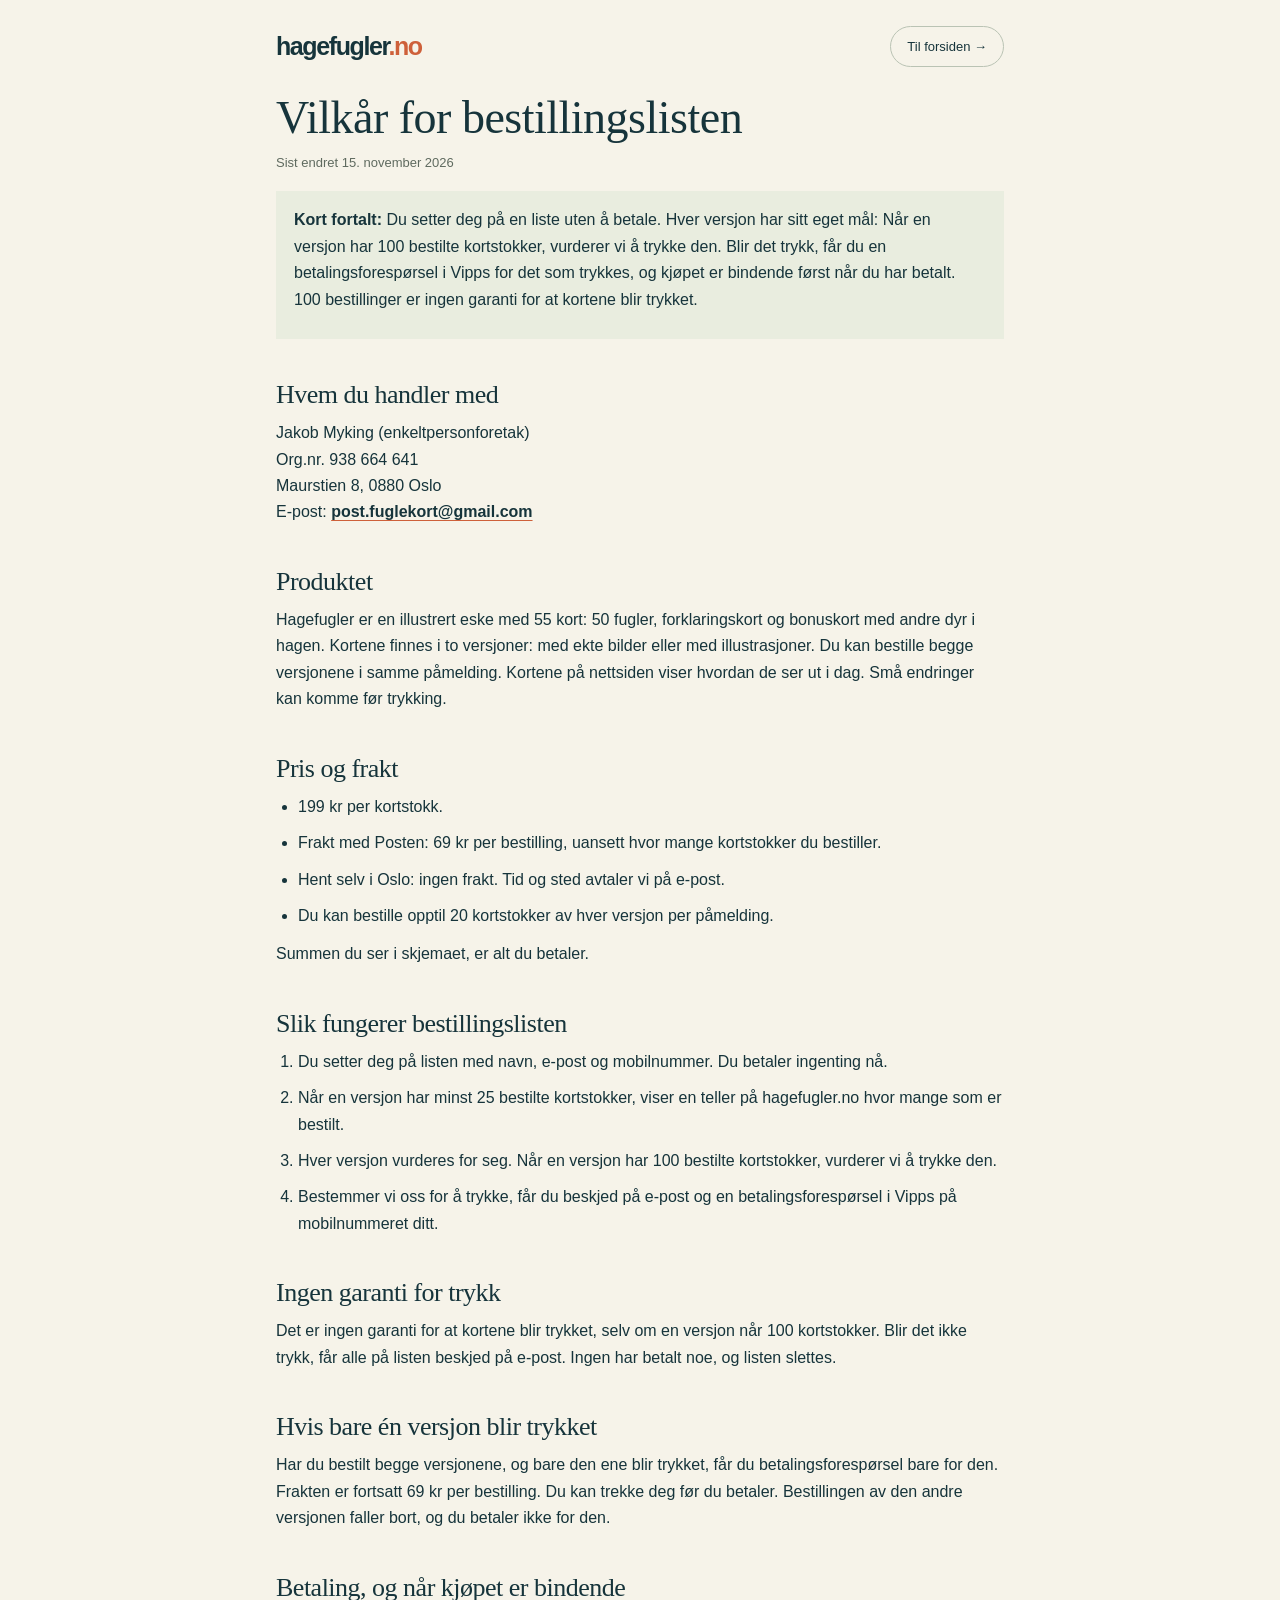
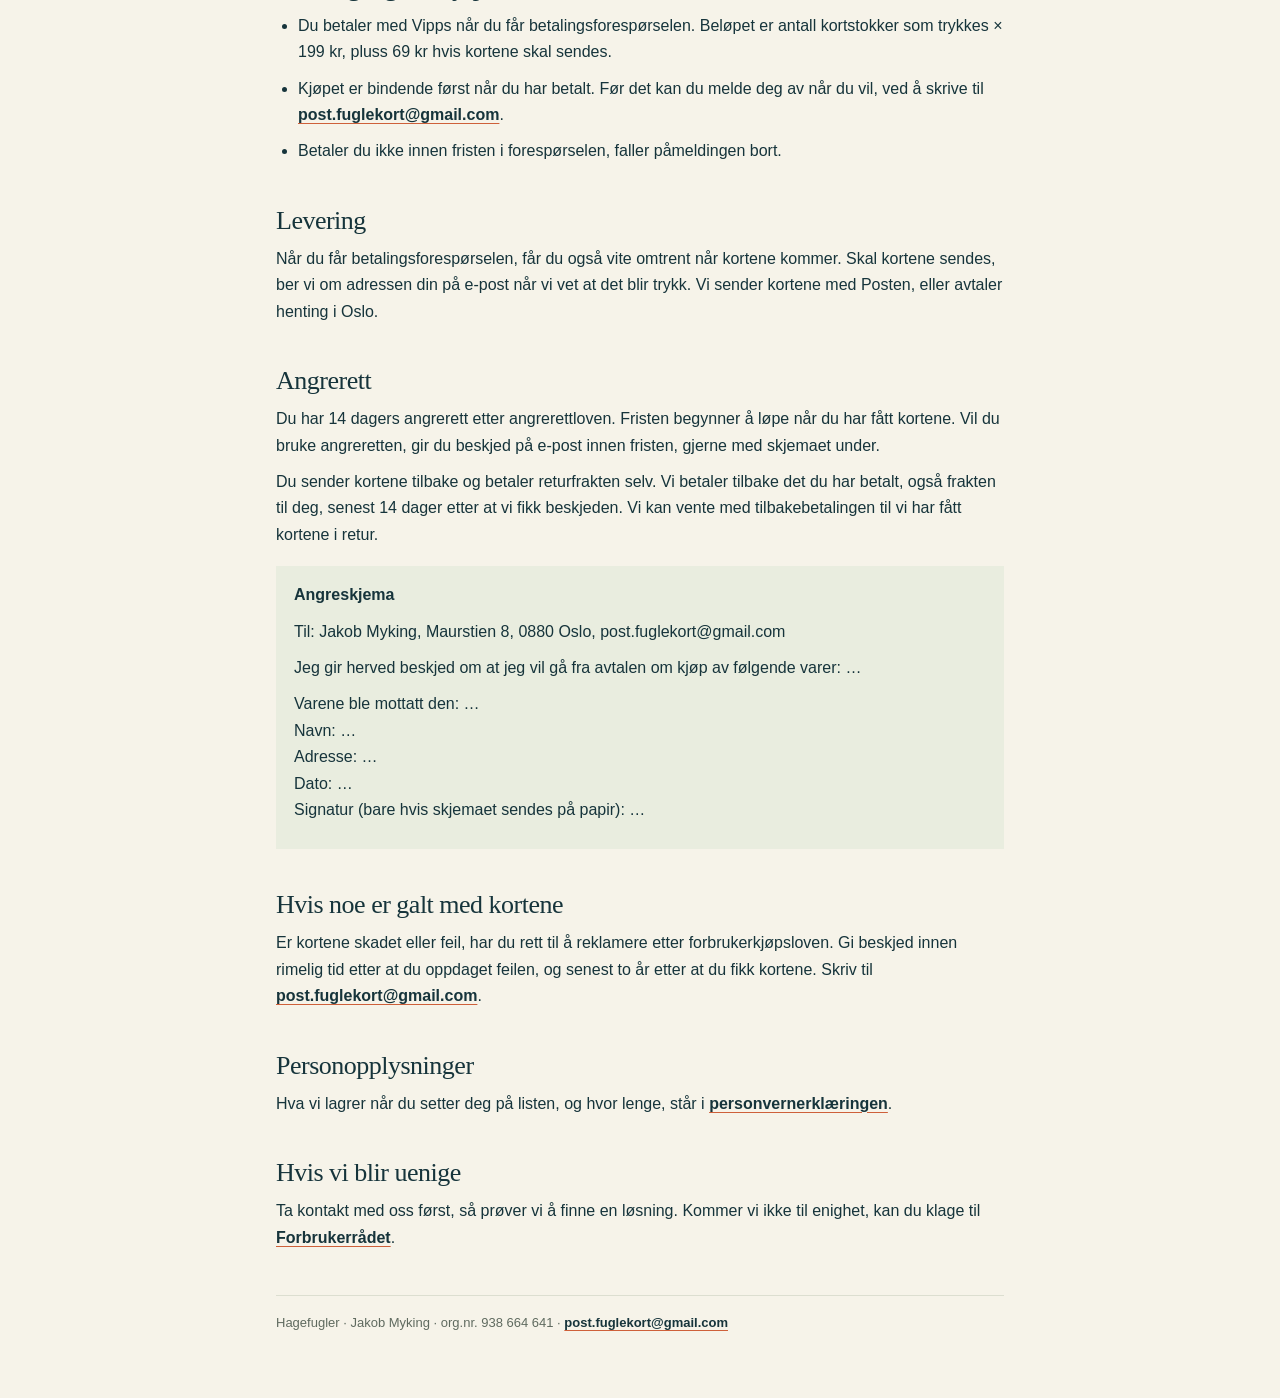
<file: vilkar/index.html>
<!doctype html>
<html lang="nb">
<head>
<meta charset="utf-8">
<meta name="viewport" content="width=device-width,initial-scale=1">
<title>Vilkår for bestillingslisten – Hagefugler</title>
<meta name="description" content="Pris, frakt, betaling med Vipps og angrerett når du setter deg på bestillingslisten for Hagefugler.">
<meta name="theme-color" content="#f6f3e9">
<link rel="icon" href="/app/icons/icon-192.png">
<link rel="stylesheet" href="/side.css">
</head>
<body>
<header class="topp"><a class="wordmark" href="/" aria-label="hagefugler.no, forsiden">hagefugler<span class="brand-dot">.no</span></a><a class="til-appen" href="/">Til forsiden →</a></header>
<main>
  <h1>Vilkår for bestillingslisten</h1>
  <p class="liten">Sist endret 15. november 2026</p>

  <div class="kort">
    <p><b>Kort fortalt:</b> Du setter deg på en liste uten å betale. Hver versjon har sitt eget mål: Når en versjon har 100 bestilte kortstokker, vurderer vi å trykke den. Blir det trykk, får du en betalingsforespørsel i Vipps for det som trykkes, og kjøpet er bindende først når du har betalt. 100 bestillinger er ingen garanti for at kortene blir trykket.</p>
  </div>

  <h2 id="selger">Hvem du handler med</h2>
  <p>Jakob Myking (enkeltpersonforetak)<br>
  Org.nr. 938 664 641<br>
  Maurstien 8, 0880 Oslo<br>
  E-post: <a href="mailto:post.fuglekort@gmail.com">post.fuglekort@gmail.com</a></p>

  <h2 id="produktet">Produktet</h2>
  <p>Hagefugler er en illustrert eske med 55 kort: 50 fugler, forklaringskort og bonuskort med andre dyr i hagen. Kortene finnes i to versjoner: med ekte bilder eller med illustrasjoner. Du kan bestille begge versjonene i samme påmelding. Kortene på nettsiden viser hvordan de ser ut i dag. Små endringer kan komme før trykking.</p>

  <h2 id="pris">Pris og frakt</h2>
  <ul>
    <li>199 kr per kortstokk.</li>
    <li>Frakt med Posten: 69 kr per bestilling, uansett hvor mange kortstokker du bestiller.</li>
    <li>Hent selv i Oslo: ingen frakt. Tid og sted avtaler vi på e-post.</li>
    <li>Du kan bestille opptil 20 kortstokker av hver versjon per påmelding.</li>
  </ul>
  <p>Summen du ser i skjemaet, er alt du betaler.</p>

  <h2 id="listen">Slik fungerer bestillingslisten</h2>
  <ol>
    <li>Du setter deg på listen med navn, e-post og mobilnummer. Du betaler ingenting nå.</li>
    <li>Når en versjon har minst 25 bestilte kortstokker, viser en teller på hagefugler.no hvor mange som er bestilt.</li>
    <li>Hver versjon vurderes for seg. Når en versjon har 100 bestilte kortstokker, vurderer vi å trykke den.</li>
    <li>Bestemmer vi oss for å trykke, får du beskjed på e-post og en betalingsforespørsel i Vipps på mobilnummeret ditt.</li>
  </ol>

  <h2 id="ingen-garanti">Ingen garanti for trykk</h2>
  <p>Det er ingen garanti for at kortene blir trykket, selv om en versjon når 100 kortstokker. Blir det ikke trykk, får alle på listen beskjed på e-post. Ingen har betalt noe, og listen slettes.</p>

  <h2 id="en-versjon">Hvis bare én versjon blir trykket</h2>
  <p>Har du bestilt begge versjonene, og bare den ene blir trykket, får du betalingsforespørsel bare for den. Frakten er fortsatt 69 kr per bestilling. Du kan trekke deg før du betaler. Bestillingen av den andre versjonen faller bort, og du betaler ikke for den.</p>

  <h2 id="betaling">Betaling, og når kjøpet er bindende</h2>
  <ul>
    <li>Du betaler med Vipps når du får betalingsforespørselen. Beløpet er antall kortstokker som trykkes × 199 kr, pluss 69 kr hvis kortene skal sendes.</li>
    <li>Kjøpet er bindende først når du har betalt. Før det kan du melde deg av når du vil, ved å skrive til <a href="mailto:post.fuglekort@gmail.com?subject=Meld%20meg%20av">post.fuglekort@gmail.com</a>.</li>
    <li>Betaler du ikke innen fristen i forespørselen, faller påmeldingen bort.</li>
  </ul>

  <h2 id="levering">Levering</h2>
  <p>Når du får betalingsforespørselen, får du også vite omtrent når kortene kommer. Skal kortene sendes, ber vi om adressen din på e-post når vi vet at det blir trykk. Vi sender kortene med Posten, eller avtaler henting i Oslo.</p>

  <h2 id="angrerett">Angrerett</h2>
  <p>Du har 14 dagers angrerett etter angrerettloven. Fristen begynner å løpe når du har fått kortene. Vil du bruke angreretten, gir du beskjed på e-post innen fristen, gjerne med skjemaet under.</p>
  <p>Du sender kortene tilbake og betaler returfrakten selv. Vi betaler tilbake det du har betalt, også frakten til deg, senest 14 dager etter at vi fikk beskjeden. Vi kan vente med tilbakebetalingen til vi har fått kortene i retur.</p>
  <div class="kort">
    <p><b>Angreskjema</b></p>
    <p>Til: Jakob Myking, Maurstien 8, 0880 Oslo, post.fuglekort@gmail.com</p>
    <p>Jeg gir herved beskjed om at jeg vil gå fra avtalen om kjøp av følgende varer: …</p>
    <p>Varene ble mottatt den: …<br>
    Navn: …<br>
    Adresse: …<br>
    Dato: …<br>
    Signatur (bare hvis skjemaet sendes på papir): …</p>
  </div>

  <h2 id="reklamasjon">Hvis noe er galt med kortene</h2>
  <p>Er kortene skadet eller feil, har du rett til å reklamere etter forbrukerkjøpsloven. Gi beskjed innen rimelig tid etter at du oppdaget feilen, og senest to år etter at du fikk kortene. Skriv til <a href="mailto:post.fuglekort@gmail.com">post.fuglekort@gmail.com</a>.</p>

  <h2 id="personvern">Personopplysninger</h2>
  <p>Hva vi lagrer når du setter deg på listen, og hvor lenge, står i <a href="/personvern/#bestillingslisten">personvernerklæringen</a>.</p>

  <h2 id="uenighet">Hvis vi blir uenige</h2>
  <p>Ta kontakt med oss først, så prøver vi å finne en løsning. Kommer vi ikke til enighet, kan du klage til <a href="https://www.forbrukerradet.no/">Forbrukerrådet</a>.</p>

  <footer class="liten">Hagefugler · Jakob Myking · org.nr. 938 664 641 · <a href="mailto:post.fuglekort@gmail.com">post.fuglekort@gmail.com</a></footer>
</main>
</body>
</html>
</file>
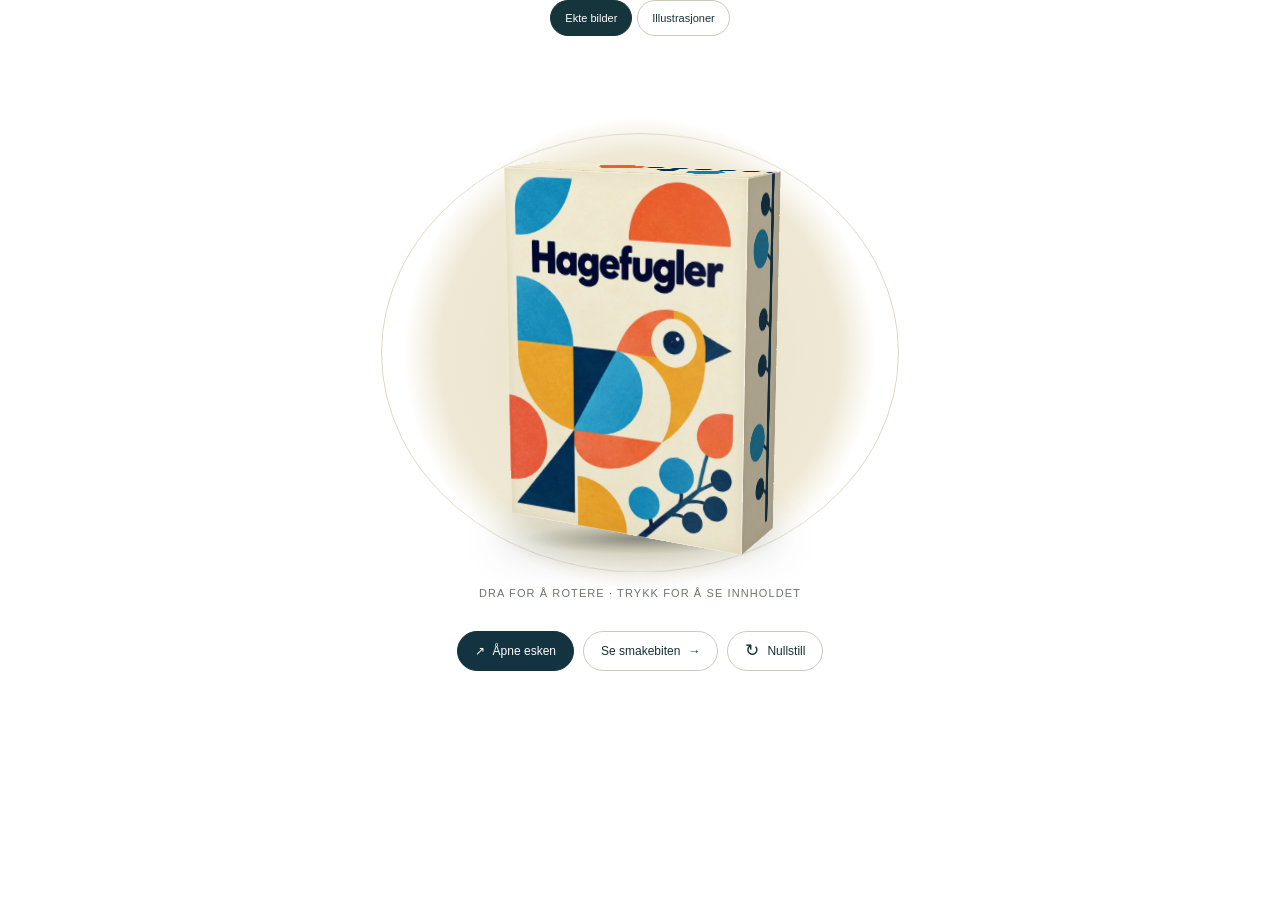
<file: embed.html>
<!doctype html><html lang="nb"><head><meta charset="utf-8"><meta name="viewport" content="width=device-width,initial-scale=1"><title>hagefugler.no — Interaktiv eske</title><link rel="stylesheet" href="style.css"><style>body{background:transparent}hagefugler-box{max-width:720px;margin:auto}.viewer{max-width:98vw;height:90dvh}</style></head><body><hagefugler-box realisme></hagefugler-box><dialog id="viewer" class="viewer" aria-label="Se nærmere"><button class="close" aria-label="Lukk">✕</button><div class="viewer-layout"><button class="round prev" aria-label="Forrige fugl">←</button><div class="viewer-card"><img id="large-card" alt=""><p id="card-counter" aria-live="polite"></p></div><button class="round next" aria-label="Neste fugl">→</button></div></dialog><script type="module">
import './hagefugler-box.js?v=9';
const box=document.querySelector('hagefugler-box'),dialog=document.querySelector('dialog');let cards=[],current=0;
function show(i){if(!cards.length)return;current=(i+cards.length)%cards.length;document.querySelector('#large-card').src=cards[current].image;document.querySelector('#large-card').alt=cards[current].name;document.querySelector('#card-counter').textContent=`${cards[current].name} · ${current+1} / ${cards.length}`;if(!dialog.open)dialog.showModal()}
box.addEventListener('cards-ready',e=>{cards=e.detail;if(dialog.open)show(current)});box.addEventListener('inspect-card',e=>show(e.detail.index));dialog.querySelector('.close').onclick=()=>dialog.close();dialog.querySelector('.prev').onclick=()=>show(current-1);dialog.querySelector('.next').onclick=()=>show(current+1);dialog.addEventListener('keydown',e=>{if(e.key==='ArrowLeft'){e.preventDefault();show(current-1)}if(e.key==='ArrowRight'){e.preventDefault();show(current+1)}});
</script></body></html>
</file>
<file: style.css>
:root{--paper:#f6f3e9;--ink:#16343b;--muted:#6d756a;--orange:#ce603a;--line:#dcded0}*{box-sizing:border-box}html{scroll-behavior:smooth;scroll-padding-top:35px}body{margin:0;background:var(--paper);color:var(--ink);font-family:Arial,Helvetica,sans-serif;-webkit-font-smoothing:antialiased}button,a{-webkit-tap-highlight-color:transparent}button{font:inherit;cursor:pointer}a{color:inherit;text-decoration:none}button:focus-visible,a:focus-visible{outline:3px solid var(--orange);outline-offset:5px}button:disabled{opacity:.4;cursor:default}.header{height:100px;border-bottom:1px solid var(--line);margin:0 5.4%;display:flex;align-items:center;justify-content:space-between}.wordmark{font-size:29px;letter-spacing:-1.6px;font-weight:800;display:flex;align-items:center}.brand-dot{color:var(--orange)}nav{display:flex;gap:35px;font-size:13px}nav a:hover{color:var(--orange)}.header-order{background:transparent;border:1px solid #bac3b4;border-radius:30px;padding:13px 22px;color:var(--ink);font-size:12px}.header-order span{padding-left:20px}.hero{max-width:1500px;margin:auto;display:grid;grid-template-columns:46% 54%;padding:40px 5.4% 54px;align-items:center;min-height:680px}.eyebrow{font-size:10px;letter-spacing:2px;font-weight:600;margin:0 0 24px;line-height:1.5}.hero-copy>.eyebrow{display:flex;align-items:center;gap:10px}.eyebrow>span{width:6px;height:6px;border-radius:50%;background:var(--orange)}h1,h2{font-family:Georgia,'Times New Roman',serif;font-weight:400;margin:0;letter-spacing:-3.2px}h1{font-size:clamp(55px,5.8vw,88px);line-height:1.03}h1 em{display:block}em{font-weight:400;color:var(--orange)}.intro{font-size:16px;color:#57675e;line-height:1.75;margin:28px 0 27px}.hero-actions{display:flex;gap:22px;align-items:center}.button{border:0;border-radius:32px;padding:18px 25px;display:inline-flex;align-items:center;justify-content:space-between;gap:27px;font-size:13px;line-height:1.2}.dark{background:var(--ink);color:#fff}.dark:hover{background:#2e5459}.text-link{font-size:12px;border-bottom:1px solid #a9b2a7;padding-bottom:5px;white-space:nowrap}.text-link span{padding-left:8px}.hero-note{display:flex;align-items:center;gap:13px;margin-top:30px}.hero-note p{font-size:11px;line-height:1.5;color:#76806e;margin:0}.sun{font-size:36px;color:#bca14c;font-weight:normal}.product{position:relative;padding-left:20px;min-width:0}.product-caption{display:flex;justify-content:space-between;margin:25px 25px 0;color:#87907f;font-size:8px;letter-spacing:1.5px}.collection{padding:84px 5.4% 65px;max-width:1600px;margin:auto}.section-head{display:flex;justify-content:space-between;align-items:end;margin-bottom:36px}h2{font-size:clamp(36px,3.7vw,54px);line-height:1.12;letter-spacing:-1.8px}.collection-controls{display:flex;align-items:center;gap:10px}.collection-controls p{font-size:11px;line-height:1.7;margin:0 20px 0 0}.collection-controls p span{color:#798270}.collection-controls button,.round{width:39px;height:39px;border:1px solid #c4ccb8;color:var(--ink);background:transparent;border-radius:50%;font-size:18px}.collection-controls button:hover{background:#e6e8d9}.card-rail{display:flex;gap:28px;overflow-x:auto;scroll-snap-type:x mandatory;padding:10px 2px 24px;scrollbar-width:thin;scrollbar-color:#c9ccb9 transparent}.card-tile{flex:0 0 210px;border:0;background:transparent;padding:0;text-align:left;color:var(--ink);scroll-snap-align:start}.card-tile img{width:100%;height:auto;display:block;border-radius:4.8%/3.4%;box-shadow:0 7px 12px #3944330d;transition:transform .3s}.card-tile:hover img{transform:translateY(-6px) rotate(-1deg)}.card-label{display:flex;justify-content:space-between;align-items:center;margin-top:15px;font-size:12px}.card-label small{color:#839078;font-size:9px}.rail-foot{display:flex;justify-content:flex-end;font-size:8px;color:#7e8876;letter-spacing:1.5px;margin-top:21px}.rail-foot>span:last-child>span{font-size:16px;margin-left:12px}.story{margin:25px 5.4% 0;border-top:1px solid var(--line);padding:78px 4% 85px;display:grid;grid-template-columns:1fr 1fr;gap:12%;align-items:center}.story-art{background:#e6e8d8;min-height:515px;display:flex;flex-direction:column;align-items:center;justify-content:center;overflow:hidden}.story-art img{width:56%;max-width:260px;transform:rotate(-9deg);box-shadow:12px 22px 35px #2d443123}.story-art span{font-family:Georgia,serif;font-style:italic;font-size:20px;margin-top:40px;color:#6e775e}.story-copy>p:not(.eyebrow){max-width:420px;line-height:1.8;font-size:13px;color:#6b796a;margin-top:24px}.story-list{margin-top:28px}.story-list>div{display:flex;gap:19px;border-top:1px solid var(--line);padding:16px 0}.story-list>div>span{font-size:10px;color:var(--orange);padding-top:4px}.story-list p{margin:0;color:#77816f;font-size:11px;line-height:1.6;max-width:330px}.story-list strong{display:block;color:var(--ink);font-size:12px;margin-bottom:4px;font-weight:500}.order-section{text-align:center;background:#e9eddf;padding:75px 20px}.order-section .button{margin-top:30px}.order-section h2{font-size:54px}.launch-note{font-size:11px;color:#7b856f;margin-top:22px}footer{padding:35px 5.4%;display:flex;align-items:center;justify-content:space-between}footer .wordmark{font-size:24px}footer>span,footer small{font-size:10px;color:#77816f}dialog{border:0;padding:0;color:var(--ink)}dialog::backdrop{background:#152c30ba;backdrop-filter:blur(8px)}.close{position:absolute;top:20px;right:20px;border:1px solid #c7cebf;width:38px;height:38px;border-radius:50%;background:#f6f3e9;color:var(--ink);z-index:3}.viewer{background:transparent;overflow:visible;max-width:100vw;width:850px;height:min(92dvh,920px);max-height:94dvh}.viewer .close{right:16px;top:10px;background:#fff}.viewer-layout{height:calc(100% - 40px);display:flex;align-items:center;justify-content:center;gap:35px}.viewer-card{height:100%;min-width:0;display:flex;flex-direction:column;align-items:center;justify-content:center;padding-top:15px}.viewer-card img{width:auto;height:auto;max-width:100%;max-height:calc(100% - 38px);aspect-ratio:751/1051;border-radius:4.8%/3.4%}.viewer-card p{color:#f3f0e5;font-size:11px;letter-spacing:1px;margin:14px 0 0}.viewer .round{flex-shrink:0;background:#f6f3e9;border:0;width:42px;height:42px}.viewer-tip{text-align:center;font-size:11px;color:#d8dece}.order-dialog{width:510px;max-width:calc(100vw - 30px);background:var(--paper);padding:43px 35px;border-radius:5px;max-height:92dvh;overflow:auto}.order-dialog h2{font-size:37px}.order-product{display:flex;gap:25px;align-items:center;padding:28px 0}.order-product>img{width:88px;transform:rotate(-5deg);box-shadow:4px 7px 10px #1c32331c}.order-product h3{margin:0 0 8px;font-size:17px}.order-product p{font-size:12px;color:#74806c;line-height:1.5;margin:0 0 16px}.quantity{display:inline-flex;align-items:center;border:1px solid #cbd0c1;border-radius:20px;overflow:hidden}.quantity button{border:0;background:transparent;width:33px;height:30px;color:var(--ink)}.quantity output{width:35px;text-align:center;font-size:12px}.order-status{display:flex;gap:10px;background:#e9ecdf;padding:18px;margin:12px 0 24px}.status-dot{background:#c37246;width:6px;height:6px;border-radius:50%;flex-shrink:0;margin-top:4px}.order-status strong{font-size:12px}.order-status p{font-size:11px;line-height:1.7;color:#6c7766;margin:7px 0 0}.wide{width:100%}.demo-note{text-align:center;font-size:10px;line-height:1.6;color:#818877;margin:16px 0 0}body.modal-open{overflow:hidden}
@media(min-width:1600px){.header,footer{max-width:1500px;margin:auto}.hero{padding-inline:50px}}@media(max-width:1100px){.hero-actions{gap:13px;flex-wrap:wrap}.hero{grid-template-columns:44% 56%;padding-inline:4%;gap:0}.product{padding-left:0}h1{font-size:61px}.story{gap:7%;padding-inline:0}.story-art{min-height:460px}.collection-controls p{display:none}}
@media(max-width:760px){.header{height:77px;margin-inline:6%}.wordmark{font-size:25px}nav{display:none}.header-order{font-size:11px;padding:10px 14px}.header-order span{padding-left:12px}.hero{display:flex;flex-direction:column;padding:40px 6% 32px;min-height:0}.hero-copy{width:100%}h1{font-size:clamp(52px,10vw,70px);letter-spacing:-2px}h1 em{display:inline}.intro{font-size:14px;margin:19px 0 23px}.intro br{display:none}.hero-copy .eyebrow{font-size:9px;margin-bottom:19px}.hero-actions{gap:20px}.button{font-size:12px;padding:16px 22px}.hero-note{display:none}.product{width:calc(100% + 30px);margin-top:15px}.product-caption{font-size:7px;letter-spacing:1px;margin:22px 18px 0}.collection{padding:50px 6% 35px}.section-head{align-items:end;gap:12px;margin-bottom:24px}h2{font-size:35px}.collection-controls{gap:5px}.collection-controls button{width:31px;height:31px}.card-rail{gap:18px}.card-tile{flex-basis:185px}.rail-foot{font-size:7px;line-height:1.6}.rail-foot>span:last-child{display:none}.story{margin:0 6%;padding:42px 0;grid-template-columns:1fr;gap:40px}.story-art{min-height:370px}.story-art img{width:185px}.story-art span{font-size:19px;margin-top:30px}.story-copy h2{font-size:42px}.story-list p{max-width:none}.order-section{padding:50px 20px}.order-section h2{font-size:37px}footer{padding:30px 6%}footer>span{display:none}.viewer-layout{gap:8px}.viewer .round{width:30px;height:30px}.viewer-card{padding-top:45px}.viewer{width:100vw;height:min(90dvh,760px)}.viewer .close{top:2px;right:10px}.order-dialog{padding:35px 24px}.order-dialog h2{font-size:31px}}
@media(prefers-reduced-motion:reduce){html{scroll-behavior:auto}*{transition:none!important}}
/* Five-card sample and companion app. */
@media(min-width:761px){.card-rail{display:grid;grid-template-columns:repeat(5,minmax(0,1fr));gap:24px;overflow:visible}.card-tile{min-width:0}.collection-controls button{display:none}.rail-foot>span:last-child{display:none}}
.app-section{margin:0 5.4% 65px;border-top:1px solid var(--line);padding:45px 4% 0;display:flex;align-items:center;gap:30px}.app-mark{font-family:Georgia,serif;font-size:55px;background:#e6e8d8;color:var(--orange);width:88px;height:100px;border-radius:20px;display:flex;align-items:center;justify-content:center;flex-shrink:0;transform:rotate(-7deg)}.app-copy{flex:1}.app-copy .eyebrow{font-size:8px;margin-bottom:12px}.app-copy h2{font-size:34px}.app-copy>p:last-child{font-size:12px;line-height:1.7;color:var(--muted);max-width:400px;margin:15px 0 0}.play-link{display:flex;align-items:center;gap:13px;background:#12333f;color:#fff;padding:15px 18px;border-radius:11px;flex-shrink:0}.play-link:hover{background:#244b56}.play-link small{display:block;font-size:9px;line-height:1.6;color:#dce5de}.play-link strong{display:block;font-size:22px;letter-spacing:-.4px;font-weight:500}.external-arrow{align-self:start;font-size:14px;margin-left:6px}
@media(max-width:760px){.app-section{margin:0 6% 42px;padding:35px 0 0;flex-wrap:wrap;gap:21px}.app-mark{width:60px;height:75px;font-size:40px;border-radius:14px}.app-copy{flex-basis:calc(100% - 90px)}.app-copy h2{font-size:29px}.play-link{margin-left:81px}.app-copy>p:last-child{font-size:11px}}
.reading-guide{margin:0 5.4%;border-top:1px solid var(--line);padding:66px 4% 60px}.guide-heading{margin-bottom:35px}.guide-heading .eyebrow{margin-bottom:15px}.guide-heading>p:last-child{color:var(--muted);font-size:13px;line-height:1.7}.guide-columns{display:grid;grid-template-columns:.9fr 1.1fr;gap:65px}.star-guide{background:#e9eddf;padding:31px 32px;align-self:start}.star-guide .eyebrow{margin-bottom:12px;color:#748267}.star-guide h3{font-family:Georgia,serif;font-weight:400;font-size:28px;line-height:1.2;letter-spacing:-.5px;margin:0 0 24px}.star-list{padding:0;list-style:none;margin:0}.star-list li{display:flex;gap:17px;align-items:center;padding:9px 0;font-size:12px}.stars{white-space:nowrap;color:#c99226;font-size:19px;letter-spacing:1.5px;flex-shrink:0}.empty-stars{color:#c9cebc}.guide-note{font-size:10px;line-height:1.8;color:#6c7964;margin:24px 0 0}.star-distinction{border-top:1px solid #cfd6c2;padding-top:18px}.guide-details details,.credit-details details{border-top:1px solid var(--line)}.guide-details details:last-child,.credit-details details:last-child{border-bottom:1px solid var(--line)}summary{list-style:none;cursor:pointer;position:relative;padding:22px 25px 22px 0;font-size:15px;font-weight:500}summary::-webkit-details-marker{display:none}summary:after{content:'+';position:absolute;right:2px;top:21px;font-size:20px;font-weight:400;color:#79896d}details[open]>summary:after{content:'−'}summary span{display:block;font-size:10px;color:#78836e;margin-top:6px;font-weight:400}summary:focus-visible{outline:3px solid var(--orange);outline-offset:3px}.detail-content{padding:0 0 24px}.detail-content>p{font-size:12px;color:#697763;line-height:1.8;margin:0 0 18px}.status-grid{display:grid;grid-template-columns:repeat(3,minmax(0,1fr));gap:13px 7px}.status-grid>div{display:flex;gap:6px;align-items:center;font-size:10px}.status-chip{min-width:29px;padding:4px 5px;border-radius:14px;display:inline-block;text-align:center;font-weight:700;font-size:10px;color:#17372c;background:#e2e4d9}.status-lc{background:#93c792}.status-nt{background:#dae488}.status-vu{background:#f2d976}.status-en{background:#efb187}.status-cr{background:#c64635;color:white}.status-re{background:#54465e;color:white}.status-na,.status-ne{background:white;border:1px solid #c7cdbf}.map-legend,.group-legend{padding:0;margin:0;list-style:none;display:grid;grid-template-columns:1fr 1fr;gap:12px 15px}.map-legend li,.group-legend li{display:flex;align-items:center;gap:9px;font-size:11px;line-height:1.5}.map-legend i{width:11px;height:11px;border-radius:50%;flex-shrink:0}.group-stripe{width:7px;height:23px;border-radius:3px;flex-shrink:0}.credits-section{margin:0 5.4%;border-top:1px solid var(--line);padding:60px 4% 65px;display:grid;grid-template-columns:.9fr 1.1fr;gap:65px}.credits-section h2{font-size:38px}.credits-section>div>p:not(.eyebrow){font-size:13px;color:var(--muted);line-height:1.8;max-width:350px}.source-links{display:flex;gap:15px;flex-wrap:wrap;font-size:11px}.source-links a,.detail-content>p>a{text-decoration:underline;text-underline-offset:3px}.photo-credits{width:100%;border-collapse:collapse;text-align:left;font-size:11px;margin:5px 0 19px}.photo-credits caption{position:absolute;width:1px;height:1px;overflow:hidden;clip-path:inset(50%)}.photo-credits th{font-size:9px;letter-spacing:.6px;color:#748269;font-weight:500;text-transform:uppercase}.photo-credits th,.photo-credits td{padding:10px 2px;border-bottom:1px solid var(--line)}.footer-sources{font-size:10px;color:#77816f}
@media(max-width:1000px){.guide-columns,.credits-section{gap:32px}.reading-guide,.credits-section{padding-inline:0}.star-guide{padding:25px 22px}.star-list li{gap:12px}.stars{font-size:17px;letter-spacing:.5px}.status-grid{grid-template-columns:1fr 1fr}}
@media(max-width:760px){.reading-guide{margin:0 6%;padding:42px 0}.guide-heading{margin-bottom:25px}.guide-columns,.credits-section{grid-template-columns:1fr;gap:30px}.star-guide{padding:26px}.star-list li{font-size:12px;gap:20px}.stars{font-size:19px;letter-spacing:1px}.guide-note{font-size:11px}.status-grid{grid-template-columns:repeat(3,minmax(0,1fr));gap:12px 4px}.status-grid>div{font-size:9px;gap:4px}.status-chip{font-size:9px;min-width:25px}.group-legend{gap:10px}.credits-section{margin:0 6%;padding:40px 0;gap:15px}.credits-section h2{font-size:34px}.footer-sources{font-size:9px;max-width:105px;text-align:center;line-height:1.6}}
@media(max-width:365px){.status-grid{grid-template-columns:1fr 1fr}.group-legend{grid-template-columns:1fr}}
.domain-title{font-size:clamp(44px,5.1vw,76px);letter-spacing:-3px;white-space:nowrap}.domain-title span{color:var(--orange)}.hero-tagline{font:italic 25px/1.3 Georgia,serif;color:#68785f;margin:22px 0 0}.edition-picker{display:flex;gap:6px;flex-wrap:wrap;align-items:center}.edition-picker button{font-size:12px;color:var(--ink);padding:12px 18px;background:transparent;border:1px solid #bdc6b3;border-radius:26px;transition:background .2s,color .2s}.edition-picker button[aria-pressed="true"]{background:var(--ink);border-color:var(--ink);color:#fff}.edition-picker button:hover{box-shadow:0 0 0 1px #76866c}.edition-note{font-size:11px;color:var(--muted);margin:14px 0 16px}.viewer-editions{display:flex;justify-content:center;height:48px;padding-right:42px}.viewer-editions .edition-picker{justify-content:center;gap:5px}.viewer-editions button{background:#f6f3e9;font-size:11px;padding:10px 14px}.viewer .viewer-layout{height:calc(100% - 90px)}.viewer .close{top:0}.viewer .viewer-card{padding-top:10px}.viewer-tip{line-height:1.5}#order-edition{color:var(--ink);font-size:11px;font-weight:600}.order-dialog>.edition-picker{margin:0 0 22px}.order-dialog>.edition-picker button{font-size:11px;padding:10px 12px}
@media(max-width:1100px) and (min-width:761px){.domain-title{font-size:clamp(38px,4.9vw,54px);letter-spacing:-2px}.hero-tagline{font-size:21px}}
@media(max-width:760px){.domain-title{font-size:clamp(40px,9vw,66px);letter-spacing:-2px}.hero-tagline{font-size:22px;margin-top:14px}.collection .edition-picker button{font-size:11px;padding:11px 13px}.viewer-editions{height:46px;padding-right:42px}.viewer-editions button{font-size:9px;padding:9px 10px}.viewer-card p{font-size:9px;line-height:1.5;text-align:center}.header .wordmark{font-size:24px}footer .wordmark{font-size:21px}}
.footer-links{display:flex;flex-wrap:wrap;gap:8px 20px}.footer-links a:hover{color:var(--orange)}
@media(max-width:760px){footer{flex-wrap:wrap;gap:14px 20px;padding:30px 6%}.footer-links{order:3;width:100%;gap:10px 18px}}
/* Bestillingslisten i bestillingsdialogen, i samme stil som knappene og versjonsvalget */
[hidden]{display:none!important}.order-product .price{color:var(--ink);font-size:12px;margin:0 0 10px}.order-product .price strong{font-size:17px;font-weight:600}.versions{margin:0 0 4px}.versions>.field-label{margin-bottom:6px}.version-row{border-bottom:1px solid var(--line);padding:14px 0}.version-row:first-of-type{border-top:1px solid var(--line)}.version-head{display:flex;justify-content:space-between;align-items:center;gap:12px}.version-head strong{font-size:14px;font-weight:600}.version-progress{display:grid;grid-template-columns:minmax(0,1fr) auto;align-items:center;gap:12px;margin-top:11px}.version-progress small{font-size:10px;color:var(--muted);white-space:nowrap}.progress-bar{height:6px;border-radius:3px;background:#dde2cf;overflow:hidden}.progress-bar span{display:block;height:100%;width:0;background:var(--orange);border-radius:3px;transition:width .6s}
.order-form{display:grid;gap:20px;margin-top:4px}.field{display:grid;gap:9px;min-width:0}.field-label{font-size:10px;letter-spacing:2px;font-weight:600;text-transform:uppercase;line-height:1.5;margin:0;padding:0}.field input{font:16px/1.3 Arial,Helvetica,sans-serif;color:var(--ink);background:transparent;border:1px solid #bdc6b3;border-radius:26px;padding:13px 20px;width:100%;min-width:0;transition:border-color .2s,box-shadow .2s}.field input::placeholder{color:#9aa292}.field input:hover{box-shadow:0 0 0 1px #76866c}.field input:focus{outline:0;border-color:var(--ink);box-shadow:0 0 0 1px var(--ink)}.field input[aria-invalid="true"]{border-color:var(--orange);box-shadow:0 0 0 1px var(--orange)}.field-note{font-size:11px;line-height:1.6;color:var(--muted);margin:0}.field-row{display:grid;grid-template-columns:minmax(0,2fr) minmax(0,3fr);gap:10px}.address-fields{display:grid;gap:20px}
.delivery{border:0;padding:0;margin:0;min-width:0;display:grid;gap:10px}.delivery legend{margin-bottom:9px}.delivery-options{display:flex;flex-wrap:wrap;gap:6px}.delivery-options label{position:relative;cursor:pointer}.delivery-options input{position:absolute;inset:0;width:100%;height:100%;margin:0;opacity:0;cursor:pointer}.delivery-options span{display:inline-block;font-size:12px;color:var(--ink);padding:12px 18px;border:1px solid #bdc6b3;border-radius:26px;transition:background .2s,color .2s}.delivery-options label:hover span{box-shadow:0 0 0 1px #76866c}.delivery-options input:checked+span{background:var(--ink);border-color:var(--ink);color:#fff}.delivery-options input:focus-visible+span{outline:3px solid var(--orange);outline-offset:3px}
.order-total{display:flex;justify-content:space-between;align-items:flex-end;gap:12px;border-block:1px solid var(--line);padding:18px 0}.order-total .field-label{margin-bottom:5px}.order-total span{font-size:11px;line-height:1.5;color:var(--muted)}.order-total strong{font-family:Georgia,'Times New Roman',serif;font-weight:400;font-size:34px;letter-spacing:-1px;line-height:1;white-space:nowrap}
.consent{display:flex;gap:12px;align-items:flex-start;font-size:11px;line-height:1.7;color:#6c7766;cursor:pointer}.consent input{accent-color:var(--ink);width:18px;height:18px;margin:1px 0 0;flex-shrink:0}.consent input:focus-visible{outline:3px solid var(--orange);outline-offset:2px}.consent a,.demo-note a{text-decoration:underline;text-underline-offset:2px}.form-error{border-left:3px solid var(--orange);background:#f1e4d9;color:#83361a;font-size:12px;line-height:1.6;padding:12px 14px;margin:0}.hp{position:absolute;left:-9999px;width:1px;height:1px;overflow:hidden}
.order-done{text-align:center;padding:30px 0 4px;outline:0}.done-mark{display:inline-flex;width:54px;height:54px;border-radius:50%;background:var(--ink);color:#fff;font-size:24px;align-items:center;justify-content:center;margin-bottom:18px}.order-done h3{font-family:Georgia,'Times New Roman',serif;font-weight:400;font-size:29px;letter-spacing:-.6px;margin:0 0 12px}.order-done p{font-size:12px;line-height:1.75;color:#5f6d62;margin:0 0 12px}.order-done .button{margin-top:12px}
.done-progress{display:grid;gap:10px;max-width:360px;margin:6px auto 20px;text-align:left}
.done-progress .done-progress-note{text-align:center;font-weight:600;color:var(--ink);margin:0 0 2px}.text-button{background:none;border:0;padding:8px;font-size:12px;color:var(--ink);text-decoration:underline;text-underline-offset:3px;margin-top:14px}
@media(max-width:760px){.delivery-options span{font-size:11px;padding:11px 14px}.order-total strong{font-size:30px}}
/* Forsiden med fokus på bestillingslisten */
.hero-actions .text-link{background:none;border:0;border-bottom:1px solid #a9b2a7;border-radius:0;padding:0 0 5px;color:var(--ink);font:inherit;font-size:12px;cursor:pointer}.hero-price{font-size:12px;color:var(--muted);margin:16px 0 0}.hero-progress{display:grid;gap:10px;margin-top:22px;max-width:400px}.hero-count{display:grid;grid-template-columns:118px minmax(0,1fr) auto;gap:12px;align-items:center;font-size:11px}.hero-count>strong{font-weight:600}.hero-count small{font-size:10px;color:var(--muted);white-space:nowrap}
.collection-cta{display:flex;align-items:center;justify-content:center;gap:12px 22px;flex-wrap:wrap;margin-top:38px}.collection-cta p{font:400 24px/1.2 Georgia,'Times New Roman',serif;letter-spacing:-.5px;margin:0}
.more{margin:0 5.4%;border-top:1px solid var(--line);padding:60px 4% 70px}.more-head{margin-bottom:30px}.more-head .eyebrow{margin-bottom:15px}.more-head>p:not(.eyebrow){font-size:13px;color:var(--muted);margin:14px 0 0}.more-list>details{border-top:1px solid var(--line)}.more-list>details:last-child{border-bottom:1px solid var(--line)}.more-list>details>summary{font-family:Georgia,'Times New Roman',serif;font-weight:400;font-size:22px;letter-spacing:-.4px;padding:24px 30px 24px 0}.more-list>details>summary span{font-family:Arial,Helvetica,sans-serif;letter-spacing:0;font-size:11px}.more-list>details>summary:after{top:24px}.more-list>details>.detail-content{padding:0 0 32px}.more-list>details>.detail-content>p{font-size:13px;max-width:640px}.more .story-list{max-width:520px}.more .guide-columns{margin-top:10px}.more-sub{font-size:13px;font-weight:600;margin:4px 0 10px}.more .source-links+.more-sub{margin-top:30px}.more .play-link{display:inline-flex;margin-top:6px}
@media(max-width:1000px){.more{padding-inline:0}}
@media(max-width:760px){.hero-progress{max-width:none}.hero-count{grid-template-columns:104px minmax(0,1fr) auto}.collection-cta{margin-top:26px}.collection-cta p{font-size:21px}.more{margin:0 6%;padding:42px 0 50px}.more-list>details>summary{font-size:19px;padding:20px 28px 20px 0}.more-list>details>summary:after{top:19px}}
/* Mobil: overskriften og hele esken på første skjermbilde, så introteksten og bestillingsknappen */
@media(max-width:760px){.header{height:64px}.hero{align-items:stretch;padding-top:20px}.hero-copy{display:contents}.hero-copy>.eyebrow{order:1;margin-bottom:12px}.hero-copy>h1{order:2;font-size:clamp(34px,10.2vw,44px);letter-spacing:-1.6px}.hero>.product{order:3;margin-top:14px;align-self:center}.hero-copy>.intro{order:4;margin:6px 0 0}.hero-copy>.hero-actions{order:5;margin-top:24px}.hero-copy>.hero-price{order:6}.hero-copy>.hero-progress{order:7}.hero-copy>.hero-note{order:8}}
/* Appknapper nederst */
.app-buttons{text-align:center;padding:44px 20px 50px}.app-buttons .eyebrow{margin-bottom:18px}.app-buttons-row{display:flex;justify-content:center;gap:10px;flex-wrap:wrap}.app-btn{display:inline-flex;align-items:center;gap:14px;border:1px solid #bac3b4;border-radius:30px;padding:14px 22px;font-size:12px;color:var(--ink);background:transparent}a.app-btn:hover{background:#e9eddf}.app-buttons-row{align-items:center}.play-badge{display:inline-block;border-radius:9px;line-height:0}.play-badge img{display:block;height:48px;width:auto}.play-badge:hover{opacity:.88}.play-badge:focus-visible{outline:3px solid var(--orange);outline-offset:3px}.app-buttons .varemerke{margin:16px 0 0;font-size:10px;color:var(--muted)}
/* Instruksjoner for å legge appen på hjemskjermen */
.app-guide .guide-intro{font-size:13px;line-height:1.7;color:var(--muted);margin:14px 0 22px}.guide-steps{list-style:none;padding:0;margin:0 0 26px;border-top:1px solid var(--line)}.guide-steps li{display:flex;gap:16px;align-items:flex-start;border-bottom:1px solid var(--line);padding:16px 0}.step-n{flex:0 0 28px;height:28px;border-radius:50%;background:var(--ink);color:#fff;font-size:12px;font-weight:600;display:inline-flex;align-items:center;justify-content:center}.guide-steps p{margin:3px 0 0;font-size:14px;line-height:1.75;color:#4c5b54}.guide-steps b{color:var(--ink);font-weight:600}.ui-icon{display:inline-flex;align-items:center;justify-content:center;width:26px;height:26px;margin:0 2px;vertical-align:-7px;border:1px solid #c7cebf;border-radius:8px;background:#fffdf7;color:var(--ink)}.ui-icon svg{width:16px;height:16px}
/* Undertekst under overskriften */
.hero-sub{font-size:19px;line-height:1.4;color:#4c5b54;margin:16px 0 0;letter-spacing:.1px}
@media(max-width:760px){.hero-copy>.hero-sub{order:2;font-size:17px;margin:6px 0 0}.hero>.product{margin-top:6px}}
/* Skille mellom toppen og smakebiten, med mindre luft */
.section-line{border:0;border-top:1px solid var(--line);margin:0 5.4%;height:0}.hero{padding-bottom:40px}.section-line+.collection{padding-top:56px}
@media(max-width:760px){.section-line{margin:0 6%}.hero{padding-bottom:30px}.section-line+.collection{padding-top:34px}}
/* «Slik ser de ut»: bilder av de fysiske kortene og et sitat */
.photo-pair{display:flex;gap:12px;align-items:flex-start;margin:4px 0 0}.photo-pair img{display:block;width:100%;height:auto;min-width:0;border-radius:8px;background:#e9e4d4}.photo-wide{flex:2.048 1 0}.photo-square{flex:1 1 0}.photo-quote{margin:26px 0 4px}.photo-quote blockquote{margin:0}.photo-quote blockquote p{font:italic 400 28px/1.25 Georgia,'Times New Roman',serif;letter-spacing:-.4px;color:var(--ink);margin:0}.photo-quote figcaption{font-size:12px;color:var(--muted);margin-top:8px}
@media(max-width:760px){.photo-pair{flex-direction:column;gap:10px}.photo-wide,.photo-square{flex:none}.photo-quote{margin-top:20px}.photo-quote blockquote p{font-size:24px}}
/* Tellerradene deler kolonner, så stolpene blir like lange uansett tekst («64 bestilt · 36 igjen» / «27 av 100 bestilt») */
.hero-progress,.done-progress{grid-template-columns:118px minmax(0,1fr) auto;column-gap:12px}
.hero-count{grid-column:1/-1;grid-template-columns:subgrid}
.done-progress .done-progress-note{grid-column:1/-1}
@media(max-width:760px){.hero-progress,.done-progress{grid-template-columns:104px minmax(0,1fr) auto}}

/* Bestillingen: smakebiter under hver versjon */
.version-preview{display:flex;align-items:center;justify-content:space-between;gap:10px;margin-top:12px}
.version-preview:empty{display:none}
.preview-thumbs{display:flex;gap:6px;flex:1 1 auto;min-width:0}
.preview-thumbs button{flex:0 1 42px;min-width:0;aspect-ratio:180/252;padding:0;border:0;border-radius:4.8%/3.4%;overflow:hidden;background:#fff;box-shadow:0 1px 3px rgba(22,49,51,.18);cursor:pointer;transition:transform .15s}
.preview-thumbs button:hover,.preview-thumbs button:focus-visible{transform:translateY(-2px)}
.preview-thumbs img{display:block;width:100%;height:100%;object-fit:cover}
.preview-link{flex:none;background:none;border:0;border-bottom:1px solid #a9b2a7;padding:0 0 4px;color:var(--ink);font:inherit;font-size:12px;white-space:nowrap;cursor:pointer}
.preview-link span{padding-left:6px}
</file>
<file: side.css>
/* hagefugler.no: personvernerklæringen, i samme stil som forsiden (style.css). Bare systemfonter, ingenting utenfra. */
:root{--paper:#f6f3e9;--ink:#16343b;--muted:#5f6a5f;--orange:#ce603a;--line:#dcded0;--soft:#e9eddf}
*{box-sizing:border-box}
html{-webkit-text-size-adjust:100%;scroll-behavior:smooth}
body{margin:0;background:var(--paper);color:var(--ink);font:16px/1.65 Arial,Helvetica,sans-serif;-webkit-font-smoothing:antialiased}
.topp{max-width:760px;margin:0 auto;padding:26px 16px 0;display:flex;align-items:center;justify-content:space-between;gap:12px}
.wordmark{font-size:25px;letter-spacing:-1.4px;font-weight:800;color:var(--ink);text-decoration:none}
.brand-dot{color:var(--orange)}
.topp a.til-appen{font-size:13px;border:1px solid #bac3b4;border-radius:30px;padding:9px 16px;color:var(--ink);text-decoration:none;font-weight:400}
main{max-width:760px;margin:0 auto;padding:26px 16px 64px}
h1,h2{font-family:Georgia,'Times New Roman',serif;font-weight:400;letter-spacing:-.5px}
h1{font-size:clamp(32px,6vw,46px);line-height:1.1;margin:0 0 8px}
h2{font-size:26px;line-height:1.2;margin:40px 0 10px;scroll-margin-top:16px}
h3{font-size:16px;margin:22px 0 4px}
p,li{margin:0 0 10px}
ul,ol{padding-left:22px;margin:0 0 12px}
a{color:var(--ink);font-weight:600;text-decoration:underline;text-decoration-color:var(--orange);text-underline-offset:3px}
a:hover{color:var(--orange)}
a:focus-visible{outline:3px solid var(--orange);outline-offset:3px}
.liten{font-size:13px;color:var(--muted)}
.kort{background:var(--soft);padding:16px 18px;margin:18px 0}
.tabell{width:100%;border-collapse:collapse;font-size:14px;margin:10px 0 16px}
.tabell th,.tabell td{text-align:left;vertical-align:top;padding:10px 8px;border-bottom:1px solid var(--line)}
.tabell th{font-size:11px;text-transform:uppercase;letter-spacing:.08em;color:var(--muted);font-weight:600}
@media (max-width:560px){.tabell thead{display:none}.tabell,.tabell tbody,.tabell tr,.tabell td{display:block;width:100%}
  .tabell tr{border-bottom:1px solid var(--line);padding:8px 0}.tabell td{border:0;padding:3px 0}
  .tabell td:first-child{font-weight:700}.tabell td[data-t]::before{content:attr(data-t) ": ";color:var(--muted);font-weight:600}}
footer{margin-top:44px;padding-top:16px;border-top:1px solid var(--line)}
</file>
